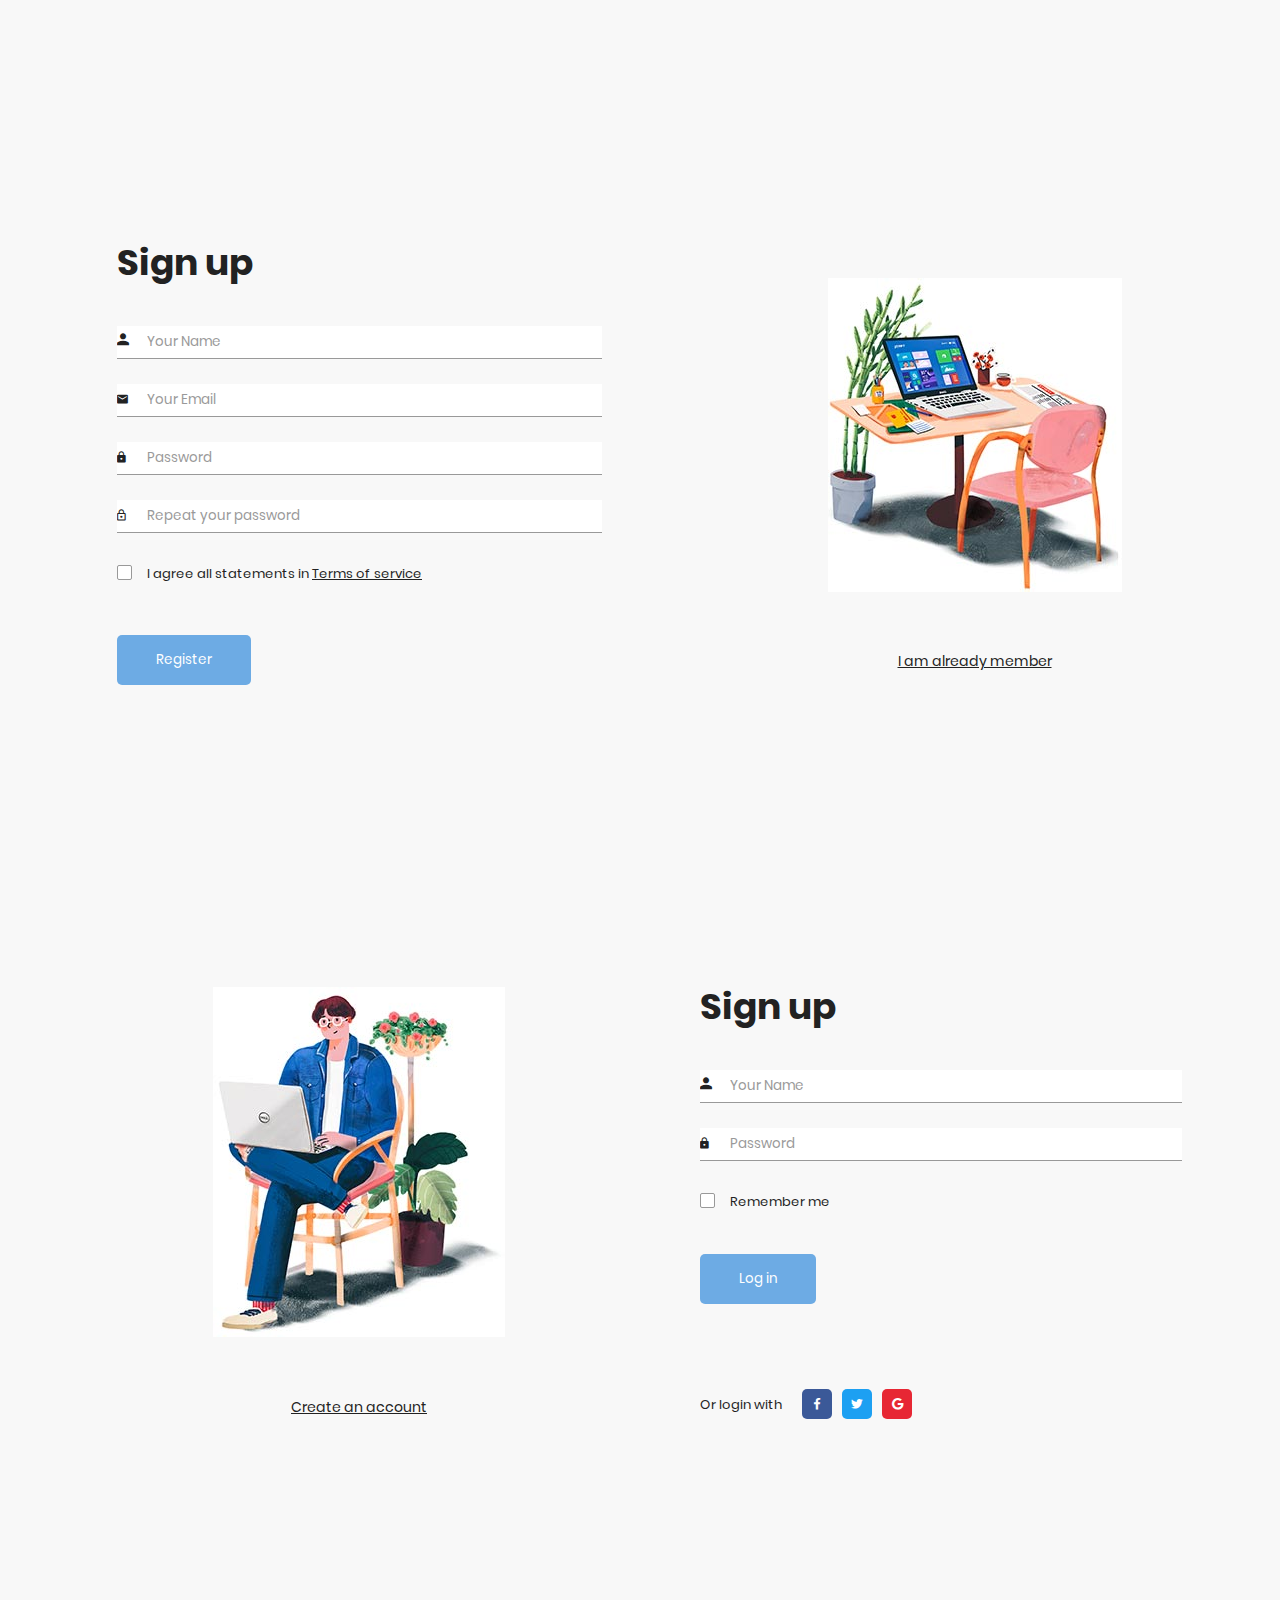
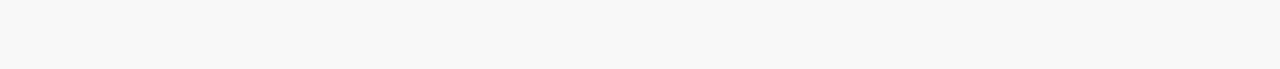
<file: website/templates/index.html>
<!DOCTYPE html>
<html lang="en">

<head>
    <meta charset="UTF-8">
    <meta name="viewport" content="width=device-width, initial-scale=1.0">
    <meta http-equiv="X-UA-Compatible" content="ie=edge">
    <title>Sign Up Form by Colorlib</title>

    <!-- Font Icon -->
    <link rel="stylesheet" href="../fonts/material-icon/css/material-design-iconic-font.min.css">

    <!-- Main css -->
    <link rel="stylesheet" href="../css/style.css">
</head>

<body>

    <div class="main">

        <!-- Sign up form -->
        <section class="signup">
            <div class="container">
                <div class="signup-content">
                    <div class="signup-form">
                        <h2 class="form-title">Sign up</h2>
                        <form method="POST" class="register-form" id="register-form">
                            <div class="form-group">
                                <label for="name"><i class="zmdi zmdi-account material-icons-name"></i></label>
                                <input type="text" name="name" id="name" placeholder="Your Name" />
                            </div>
                            <div class="form-group">
                                <label for="email"><i class="zmdi zmdi-email"></i></label>
                                <input type="email" name="email" id="email" placeholder="Your Email" />
                            </div>
                            <div class="form-group">
                                <label for="pass"><i class="zmdi zmdi-lock"></i></label>
                                <input type="password" name="pass" id="pass" placeholder="Password" />
                            </div>
                            <div class="form-group">
                                <label for="re-pass"><i class="zmdi zmdi-lock-outline"></i></label>
                                <input type="password" name="re_pass" id="re_pass" placeholder="Repeat your password" />
                            </div>
                            <div class="form-group">
                                <input type="checkbox" name="agree-term" id="agree-term" class="agree-term" />
                                <label for="agree-term" class="label-agree-term"><span><span></span></span>I agree all
                                    statements in <a href="#" class="term-service">Terms of service</a></label>
                            </div>
                            <div class="form-group form-button">
                                <input type="submit" name="signup" id="signup" class="form-submit" value="Register" />
                            </div>
                        </form>
                    </div>
                    <div class="signup-image">
                        <figure><img src="../images/signup-image.jpg" alt="sing up image"></figure>
                        <a href="#" class="signup-image-link">I am already member</a>
                    </div>
                </div>
            </div>
        </section>

        <!-- Sing in  Form -->
        <section class="sign-in">
            <div class="container">
                <div class="signin-content">
                    <div class="signin-image">
                        <figure><img src="../images/signin-image.jpg" alt="sing up image"></figure>
                        <a href="#" class="signup-image-link">Create an account</a>
                    </div>

                    <div class="signin-form">
                        <h2 class="form-title">Sign up</h2>
                        <form method="POST" class="register-form" id="login-form">
                            <div class="form-group">
                                <label for="your_name"><i class="zmdi zmdi-account material-icons-name"></i></label>
                                <input type="text" name="your_name" id="your_name" placeholder="Your Name" />
                            </div>
                            <div class="form-group">
                                <label for="your_pass"><i class="zmdi zmdi-lock"></i></label>
                                <input type="password" name="your_pass" id="your_pass" placeholder="Password" />
                            </div>
                            <div class="form-group">
                                <input type="checkbox" name="remember-me" id="remember-me" class="agree-term" />
                                <label for="remember-me" class="label-agree-term"><span><span></span></span>Remember
                                    me</label>
                            </div>
                            <div class="form-group form-button">
                                <input type="submit" name="signin" id="signin" class="form-submit" value="Log in" />
                            </div>
                        </form>
                        <div class="social-login">
                            <span class="social-label">Or login with</span>
                            <ul class="socials">
                                <li><a href="#"><i class="display-flex-center zmdi zmdi-facebook"></i></a></li>
                                <li><a href="#"><i class="display-flex-center zmdi zmdi-twitter"></i></a></li>
                                <li><a href="#"><i class="display-flex-center zmdi zmdi-google"></i></a></li>
                            </ul>
                        </div>
                    </div>
                </div>
            </div>
        </section>

    </div>

    <!-- JS -->
    <script src="../vendor/jquery/jquery.min.js"></script>
    <script src="../js/main.js"></script>
</body><!-- This templates was made by Colorlib (https://colorlib.com) -->

</html>
</file>
<file: website/css/style.css>
/* @extend display-flex; */
display-flex,
.display-flex,
.display-flex-center,
.signup-content,
.signin-content,
.social-login,
.socials {
  display: flex;
  display: -webkit-flex;
}

#pie {
  height: 440px;
}

/* @extend list-type-ulli; */
list-type-ulli,
.socials {
  list-style-type: none;
  margin: 0;
  padding: 0;
}

/* poppins-300 - latin */
@font-face {
  font-family: 'Poppins';
  font-style: normal;
  font-weight: 300;
  src: url("../fonts/poppins/poppins-v5-latin-300.eot");
  /* IE9 Compat Modes */
  src: local("Poppins Light"), local("Poppins-Light"), url("../fonts/poppins/poppins-v5-latin-300.eot?#iefix") format("embedded-opentype"), url("../fonts/poppins/poppins-v5-latin-300.woff2") format("woff2"), url("../fonts/poppins/poppins-v5-latin-300.woff") format("woff"), url("../fonts/poppins/poppins-v5-latin-300.ttf") format("truetype"), url("../fonts/poppins/poppins-v5-latin-300.svg#Poppins") format("svg");
  /* Legacy iOS */
}

/* poppins-300italic - latin */
@font-face {
  font-family: 'Poppins';
  font-style: italic;
  font-weight: 300;
  src: url("../fonts/poppins/poppins-v5-latin-300italic.eot");
  /* IE9 Compat Modes */
  src: local("Poppins Light Italic"), local("Poppins-LightItalic"), url("../fonts/poppins/poppins-v5-latin-300italic.eot?#iefix") format("embedded-opentype"), url("../fonts/poppins/poppins-v5-latin-300italic.woff2") format("woff2"), url("../fonts/poppins/poppins-v5-latin-300italic.woff") format("woff"), url("../fonts/poppins/poppins-v5-latin-300italic.ttf") format("truetype"), url("../fonts/poppins/poppins-v5-latin-300italic.svg#Poppins") format("svg");
  /* Legacy iOS */
}

/* poppins-regular - latin */
@font-face {
  font-family: 'Poppins';
  font-style: normal;
  font-weight: 400;
  src: url("../fonts/poppins/poppins-v5-latin-regular.eot");
  /* IE9 Compat Modes */
  src: local("Poppins Regular"), local("Poppins-Regular"), url("../fonts/poppins/poppins-v5-latin-regular.eot?#iefix") format("embedded-opentype"), url("../fonts/poppins/poppins-v5-latin-regular.woff2") format("woff2"), url("../fonts/poppins/poppins-v5-latin-regular.woff") format("woff"), url("../fonts/poppins/poppins-v5-latin-regular.ttf") format("truetype"), url("../fonts/poppins/poppins-v5-latin-regular.svg#Poppins") format("svg");
  /* Legacy iOS */
}

/* poppins-italic - latin */
@font-face {
  font-family: 'Poppins';
  font-style: italic;
  font-weight: 400;
  src: url("../fonts/poppins/poppins-v5-latin-italic.eot");
  /* IE9 Compat Modes */
  src: local("Poppins Italic"), local("Poppins-Italic"), url("../fonts/poppins/poppins-v5-latin-italic.eot?#iefix") format("embedded-opentype"), url("../fonts/poppins/poppins-v5-latin-italic.woff2") format("woff2"), url("../fonts/poppins/poppins-v5-latin-italic.woff") format("woff"), url("../fonts/poppins/poppins-v5-latin-italic.ttf") format("truetype"), url("../fonts/poppins/poppins-v5-latin-italic.svg#Poppins") format("svg");
  /* Legacy iOS */
}

/* poppins-500 - latin */
@font-face {
  font-family: 'Poppins';
  font-style: normal;
  font-weight: 500;
  src: url("../fonts/poppins/poppins-v5-latin-500.eot");
  /* IE9 Compat Modes */
  src: local("Poppins Medium"), local("Poppins-Medium"), url("../fonts/poppins/poppins-v5-latin-500.eot?#iefix") format("embedded-opentype"), url("../fonts/poppins/poppins-v5-latin-500.woff2") format("woff2"), url("../fonts/poppins/poppins-v5-latin-500.woff") format("woff"), url("../fonts/poppins/poppins-v5-latin-500.ttf") format("truetype"), url("../fonts/poppins/poppins-v5-latin-500.svg#Poppins") format("svg");
  /* Legacy iOS */
}

/* poppins-500italic - latin */
@font-face {
  font-family: 'Poppins';
  font-style: italic;
  font-weight: 500;
  src: url("../fonts/poppins/poppins-v5-latin-500italic.eot");
  /* IE9 Compat Modes */
  src: local("Poppins Medium Italic"), local("Poppins-MediumItalic"), url("../fonts/poppins/poppins-v5-latin-500italic.eot?#iefix") format("embedded-opentype"), url("../fonts/poppins/poppins-v5-latin-500italic.woff2") format("woff2"), url("../fonts/poppins/poppins-v5-latin-500italic.woff") format("woff"), url("../fonts/poppins/poppins-v5-latin-500italic.ttf") format("truetype"), url("../fonts/poppins/poppins-v5-latin-500italic.svg#Poppins") format("svg");
  /* Legacy iOS */
}

/* poppins-600 - latin */
@font-face {
  font-family: 'Poppins';
  font-style: normal;
  font-weight: 600;
  src: url("../fonts/poppins/poppins-v5-latin-600.eot");
  /* IE9 Compat Modes */
  src: local("Poppins SemiBold"), local("Poppins-SemiBold"), url("../fonts/poppins/poppins-v5-latin-600.eot?#iefix") format("embedded-opentype"), url("../fonts/poppins/poppins-v5-latin-600.woff2") format("woff2"), url("../fonts/poppins/poppins-v5-latin-600.woff") format("woff"), url("../fonts/poppins/poppins-v5-latin-600.ttf") format("truetype"), url("../fonts/poppins/poppins-v5-latin-600.svg#Poppins") format("svg");
  /* Legacy iOS */
}

/* poppins-700 - latin */
@font-face {
  font-family: 'Poppins';
  font-style: normal;
  font-weight: 700;
  src: url("../fonts/poppins/poppins-v5-latin-700.eot");
  /* IE9 Compat Modes */
  src: local("Poppins Bold"), local("Poppins-Bold"), url("../fonts/poppins/poppins-v5-latin-700.eot?#iefix") format("embedded-opentype"), url("../fonts/poppins/poppins-v5-latin-700.woff2") format("woff2"), url("../fonts/poppins/poppins-v5-latin-700.woff") format("woff"), url("../fonts/poppins/poppins-v5-latin-700.ttf") format("truetype"), url("../fonts/poppins/poppins-v5-latin-700.svg#Poppins") format("svg");
  /* Legacy iOS */
}

/* poppins-700italic - latin */
@font-face {
  font-family: 'Poppins';
  font-style: italic;
  font-weight: 700;
  src: url("../fonts/poppins/poppins-v5-latin-700italic.eot");
  /* IE9 Compat Modes */
  src: local("Poppins Bold Italic"), local("Poppins-BoldItalic"), url("../fonts/poppins/poppins-v5-latin-700italic.eot?#iefix") format("embedded-opentype"), url("../fonts/poppins/poppins-v5-latin-700italic.woff2") format("woff2"), url("../fonts/poppins/poppins-v5-latin-700italic.woff") format("woff"), url("../fonts/poppins/poppins-v5-latin-700italic.ttf") format("truetype"), url("../fonts/poppins/poppins-v5-latin-700italic.svg#Poppins") format("svg");
  /* Legacy iOS */
}

/* poppins-800 - latin */
@font-face {
  font-family: 'Poppins';
  font-style: normal;
  font-weight: 800;
  src: url("../fonts/poppins/poppins-v5-latin-800.eot");
  /* IE9 Compat Modes */
  src: local("Poppins ExtraBold"), local("Poppins-ExtraBold"), url("../fonts/poppins/poppins-v5-latin-800.eot?#iefix") format("embedded-opentype"), url("../fonts/poppins/poppins-v5-latin-800.woff2") format("woff2"), url("../fonts/poppins/poppins-v5-latin-800.woff") format("woff"), url("../fonts/poppins/poppins-v5-latin-800.ttf") format("truetype"), url("../fonts/poppins/poppins-v5-latin-800.svg#Poppins") format("svg");
  /* Legacy iOS */
}

/* poppins-800italic - latin */
@font-face {
  font-family: 'Poppins';
  font-style: italic;
  font-weight: 800;
  src: url("../fonts/poppins/poppins-v5-latin-800italic.eot");
  /* IE9 Compat Modes */
  src: local("Poppins ExtraBold Italic"), local("Poppins-ExtraBoldItalic"), url("../fonts/poppins/poppins-v5-latin-800italic.eot?#iefix") format("embedded-opentype"), url("../fonts/poppins/poppins-v5-latin-800italic.woff2") format("woff2"), url("../fonts/poppins/poppins-v5-latin-800italic.woff") format("woff"), url("../fonts/poppins/poppins-v5-latin-800italic.ttf") format("truetype"), url("../fonts/poppins/poppins-v5-latin-800italic.svg#Poppins") format("svg");
  /* Legacy iOS */
}

/* poppins-900 - latin */
@font-face {
  font-family: 'Poppins';
  font-style: normal;
  font-weight: 900;
  src: url("../fonts/poppins/poppins-v5-latin-900.eot");
  /* IE9 Compat Modes */
  src: local("Poppins Black"), local("Poppins-Black"), url("../fonts/poppins/poppins-v5-latin-900.eot?#iefix") format("embedded-opentype"), url("../fonts/poppins/poppins-v5-latin-900.woff2") format("woff2"), url("../fonts/poppins/poppins-v5-latin-900.woff") format("woff"), url("../fonts/poppins/poppins-v5-latin-900.ttf") format("truetype"), url("../fonts/poppins/poppins-v5-latin-900.svg#Poppins") format("svg");
  /* Legacy iOS */
}

a:focus,
a:active {
  text-decoration: none;
  outline: none;
  transition: all 300ms ease 0s;
  -moz-transition: all 300ms ease 0s;
  -webkit-transition: all 300ms ease 0s;
  -o-transition: all 300ms ease 0s;
  -ms-transition: all 300ms ease 0s;
}

input,
select,
textarea {
  outline: none;
  appearance: unset !important;
  -moz-appearance: unset !important;
  -webkit-appearance: unset !important;
  -o-appearance: unset !important;
  -ms-appearance: unset !important;
}

input::-webkit-outer-spin-button,
input::-webkit-inner-spin-button {
  appearance: none !important;
  -moz-appearance: none !important;
  -webkit-appearance: none !important;
  -o-appearance: none !important;
  -ms-appearance: none !important;
  margin: 0;
}

input:focus,
select:focus,
textarea:focus {
  outline: none;
  box-shadow: none !important;
  -moz-box-shadow: none !important;
  -webkit-box-shadow: none !important;
  -o-box-shadow: none !important;
  -ms-box-shadow: none !important;
}

input[type=checkbox] {
  appearance: checkbox !important;
  -moz-appearance: checkbox !important;
  -webkit-appearance: checkbox !important;
  -o-appearance: checkbox !important;
  -ms-appearance: checkbox !important;
}

input[type=radio] {
  appearance: radio !important;
  -moz-appearance: radio !important;
  -webkit-appearance: radio !important;
  -o-appearance: radio !important;
  -ms-appearance: radio !important;
}

img {
  max-width: 100%;
  height: auto;
}

figure {
  margin: 0;
}

p {
  margin-bottom: 0px;
  font-size: 15px;
  color: #777;
}

h2 {
  line-height: 1.66;
  margin: 0;
  padding: 0;
  font-weight: bold;
  color: #222;
  font-family: Poppins;
  font-size: 36px;
}

.main {
  background: #f8f8f8;
  padding: 150px 0;
}

.clear {
  clear: both;
}

body {
  font-size: 13px;
  line-height: 1.8;
  color: #222;
  background: #f8f8f8;
  font-weight: 400;
  font-family: Poppins;
}

.container1 {
  width: 900px;
  background: #fff;
  margin: 0 auto;
  box-shadow: 0px 15px 16.83px 0.17px rgba(0, 0, 0, 0.05);
  -moz-box-shadow: 0px 15px 16.83px 0.17px rgba(0, 0, 0, 0.05);
  -webkit-box-shadow: 0px 15px 16.83px 0.17px rgba(0, 0, 0, 0.05);
  -o-box-shadow: 0px 15px 16.83px 0.17px rgba(0, 0, 0, 0.05);
  -ms-box-shadow: 0px 15px 16.83px 0.17px rgba(0, 0, 0, 0.05);
  border-radius: 20px;
  -moz-border-radius: 20px;
  -webkit-border-radius: 20px;
  -o-border-radius: 20px;
  -ms-border-radius: 20px;
}

.display-flex {
  justify-content: space-between;
  -moz-justify-content: space-between;
  -webkit-justify-content: space-between;
  -o-justify-content: space-between;
  -ms-justify-content: space-between;
  align-items: center;
  -moz-align-items: center;
  -webkit-align-items: center;
  -o-align-items: center;
  -ms-align-items: center;
}

.display-flex-center {
  justify-content: center;
  -moz-justify-content: center;
  -webkit-justify-content: center;
  -o-justify-content: center;
  -ms-justify-content: center;
  align-items: center;
  -moz-align-items: center;
  -webkit-align-items: center;
  -o-align-items: center;
  -ms-align-items: center;
}

.position-center {
  position: absolute;
  top: 50%;
  left: 50%;
  transform: translate(-50%, -50%);
  -moz-transform: translate(-50%, -50%);
  -webkit-transform: translate(-50%, -50%);
  -o-transform: translate(-50%, -50%);
  -ms-transform: translate(-50%, -50%);
}

.signup {
  margin-bottom: 150px;
}

.signup-content {
  padding: 75px 0;
}

.signup-form,
.signup-image,
.signin-form,
.signin-image {
  width: 50%;
  overflow: hidden;
}

.signup-image {
  margin: 0 55px;
}

.form-title {
  margin-bottom: 33px;
}

.signup-image {
  margin-top: 45px;
}

figure {
  margin-bottom: 50px;
  text-align: center;
}

.form-submit {
  display: inline-block;
  background: #6dabe4;
  color: #fff;
  border-bottom: none;
  width: auto;
  padding: 15px 39px;
  border-radius: 5px;
  -moz-border-radius: 5px;
  -webkit-border-radius: 5px;
  -o-border-radius: 5px;
  -ms-border-radius: 5px;
  margin-top: 25px;
  cursor: pointer;
}

.form-submit:hover {
  background: #4292dc;
}

#signin {
  margin-top: 16px;
}

.signup-image-link {
  font-size: 14px;
  color: #222;
  display: block;
  text-align: center;
}

.term-service {
  font-size: 13px;
  color: #222;
}

.signup-form {
  margin-left: 75px;
  margin-right: 75px;
  padding-left: 34px;
}

.register-form {
  width: 100%;
}

.form-group {
  position: relative;
  margin-bottom: 25px;
  overflow: hidden;
}

.form-group:last-child {
  margin-bottom: 0px;
}

input {
  width: 100%;
  display: block;
  border: none;
  border-bottom: 1px solid #999;
  padding: 6px 30px;
  font-family: Poppins;
  box-sizing: border-box;
}

input::-webkit-input-placeholder {
  color: #999;
}

input::-moz-placeholder {
  color: #999;
}

input:-ms-input-placeholder {
  color: #999;
}

input:-moz-placeholder {
  color: #999;
}

input:focus {
  border-bottom: 1px solid #222;
}

input:focus::-webkit-input-placeholder {
  color: #222;
}

input:focus::-moz-placeholder {
  color: #222;
}

input:focus:-ms-input-placeholder {
  color: #222;
}

input:focus:-moz-placeholder {
  color: #222;
}

input[type=checkbox]:not(old) {
  width: 2em;
  margin: 0;
  padding: 0;
  font-size: 1em;
  display: none;
}

input[type=checkbox]:not(old)+label {
  display: inline-block;
  line-height: 1.5em;
  margin-top: 6px;
}

input[type=checkbox]:not(old)+label>span {
  display: inline-block;
  width: 13px;
  height: 13px;
  margin-right: 15px;
  margin-bottom: 3px;
  border: 1px solid #999;
  border-radius: 2px;
  -moz-border-radius: 2px;
  -webkit-border-radius: 2px;
  -o-border-radius: 2px;
  -ms-border-radius: 2px;
  background: white;
  background-image: -moz-linear-gradient(white, white);
  background-image: -ms-linear-gradient(white, white);
  background-image: -o-linear-gradient(white, white);
  background-image: -webkit-linear-gradient(white, white);
  background-image: linear-gradient(white, white);
  vertical-align: bottom;
}

input[type=checkbox]:not(old):checked+label>span {
  background-image: -moz-linear-gradient(white, white);
  background-image: -ms-linear-gradient(white, white);
  background-image: -o-linear-gradient(white, white);
  background-image: -webkit-linear-gradient(white, white);
  background-image: linear-gradient(white, white);
}

input[type=checkbox]:not(old):checked+label>span:before {
  content: '\f26b';
  display: block;
  color: #222;
  font-size: 11px;
  line-height: 1.2;
  text-align: center;
  font-family: 'Material-Design-Iconic-Font';
  font-weight: bold;
}

.agree-term {
  display: inline-block;
  width: auto;
}

label {
  position: absolute;
  left: 0;
  top: 50%;
  transform: translateY(-50%);
  -moz-transform: translateY(-50%);
  -webkit-transform: translateY(-50%);
  -o-transform: translateY(-50%);
  -ms-transform: translateY(-50%);
  color: #222;
}

.label-has-error {
  top: 22%;
}

label.error {
  position: relative;
  background: url("../images/unchecked.gif") no-repeat;
  background-position-y: 3px;
  padding-left: 20px;
  display: block;
  margin-top: 20px;
}

label.valid {
  display: block;
  position: absolute;
  right: 0;
  left: auto;
  margin-top: -6px;
  width: 20px;
  height: 20px;
  background: transparent;
}

label.valid:after {
  font-family: 'Material-Design-Iconic-Font';
  content: '\f269';
  width: 100%;
  height: 100%;
  position: absolute;
  /* right: 0; */
  font-size: 16px;
  color: green;
}

.label-agree-term {
  position: relative;
  top: 0%;
  transform: translateY(0);
  -moz-transform: translateY(0);
  -webkit-transform: translateY(0);
  -o-transform: translateY(0);
  -ms-transform: translateY(0);
}

.material-icons-name {
  font-size: 18px;
}

.signin-content {
  padding-top: 67px;
  padding-bottom: 87px;
}

.social-login {
  align-items: center;
  -moz-align-items: center;
  -webkit-align-items: center;
  -o-align-items: center;
  -ms-align-items: center;
  margin-top: 80px;
}

.social-label {
  display: inline-block;
  margin-right: 15px;
}

.socials li {
  padding: 5px;
}

.socials li:last-child {
  margin-right: 0px;
}

.socials li a {
  text-decoration: none;
}

.socials li a i {
  width: 30px;
  height: 30px;
  color: #fff;
  font-size: 14px;
  border-radius: 5px;
  -moz-border-radius: 5px;
  -webkit-border-radius: 5px;
  -o-border-radius: 5px;
  -ms-border-radius: 5px;
  transform: translateZ(0);
  -moz-transform: translateZ(0);
  -webkit-transform: translateZ(0);
  -o-transform: translateZ(0);
  -ms-transform: translateZ(0);
  -webkit-transition-duration: 0.3s;
  transition-duration: 0.3s;
  -webkit-transition-property: transform;
  transition-property: transform;
  -webkit-transition-timing-function: ease-out;
  transition-timing-function: ease-out;
}

.socials li:hover a i {
  -webkit-transform: scale(1.3) translateZ(0);
  transform: scale(1.3) translateZ(0);
}

.zmdi-facebook {
  background: #3b5998;
}

.zmdi-twitter {
  background: #1da0f2;
}

.zmdi-google {
  background: #e72734;
}

.signin-form {
  margin-right: 90px;
  margin-left: 80px;
}

.signin-image {
  margin-left: 110px;
  margin-right: 20px;
  margin-top: 10px;
}

@media screen and (max-width: 1200px) {
  .container1 {
    width: calc(100% - 30px);
    max-width: 100%;
  }
}

@media screen and (min-width: 1024px) {
  .container1 {
    max-width: 1200px;
  }
}

@media screen and (max-width: 768px) {

  .signup-content,
  .signin-content {
    flex-direction: column;
    -moz-flex-direction: column;
    -webkit-flex-direction: column;
    -o-flex-direction: column;
    -ms-flex-direction: column;
    justify-content: center;
    -moz-justify-content: center;
    -webkit-justify-content: center;
    -o-justify-content: center;
    -ms-justify-content: center;
  }

  .signup-form {
    margin-left: 0px;
    margin-right: 0px;
    padding-left: 0px;
    /* box-sizing: border-box; */
    padding: 0 30px;
  }

  .signin-image {
    margin-left: 0px;
    margin-right: 0px;
    margin-top: 50px;
    order: 2;
    -moz-order: 2;
    -webkit-order: 2;
    -o-order: 2;
    -ms-order: 2;
  }

  .signup-form,
  .signup-image,
  .signin-form,
  .signin-image {
    width: auto;
  }

  .social-login {
    justify-content: center;
    -moz-justify-content: center;
    -webkit-justify-content: center;
    -o-justify-content: center;
    -ms-justify-content: center;
  }

  .form-button {
    text-align: center;
  }

  .signin-form {
    order: 1;
    -moz-order: 1;
    -webkit-order: 1;
    -o-order: 1;
    -ms-order: 1;
    margin-right: 0px;
    margin-left: 0px;
    padding: 0 30px;
  }

  .form-title {
    text-align: center;
  }
}

@media screen and (max-width: 400px) {
  .social-login {
    flex-direction: column;
    -moz-flex-direction: column;
    -webkit-flex-direction: column;
    -o-flex-direction: column;
    -ms-flex-direction: column;
  }

  .social-label {
    margin-right: 0px;
    margin-bottom: 10px;
  }
}

/*# sourceMappingURL=style.css.map */
</file>
<file: website/fonts/material-icon/css/material-design-iconic-font.min.css>
@font-face {
    font-family: Material-Design-Iconic-Font;
    src: url(../fonts/Material-Design-Iconic-Font.woff2?v=2.2.0) format('woff2'), url(../fonts/Material-Design-Iconic-Font.woff?v=2.2.0) format('woff'), url(../fonts/Material-Design-Iconic-Font.ttf?v=2.2.0) format('truetype')
}

.zmdi {
    display: inline-block;
    font: normal normal normal 14px/1 'Material-Design-Iconic-Font';
    font-size: inherit;
    text-rendering: auto;
    -webkit-font-smoothing: antialiased;
    -moz-osx-font-smoothing: grayscale
}

.zmdi-hc-lg {
    font-size: 1.33333333em;
    line-height: .75em;
    vertical-align: -15%
}

.zmdi-hc-2x {
    font-size: 2em
}

.zmdi-hc-3x {
    font-size: 3em
}

.zmdi-hc-4x {
    font-size: 4em
}

.zmdi-hc-5x {
    font-size: 5em
}

.zmdi-hc-fw {
    width: 1.28571429em;
    text-align: center
}

.zmdi-hc-ul {
    padding-left: 0;
    margin-left: 2.14285714em;
    list-style-type: none
}

.zmdi-hc-ul>li {
    position: relative
}

.zmdi-hc-li {
    position: absolute;
    left: -2.14285714em;
    width: 2.14285714em;
    top: .14285714em;
    text-align: center
}

.zmdi-hc-li.zmdi-hc-lg {
    left: -1.85714286em
}

.zmdi-hc-border {
    padding: .1em .25em;
    border: solid .1em #9e9e9e;
    border-radius: 2px
}

.zmdi-hc-border-circle {
    padding: .1em .25em;
    border: solid .1em #9e9e9e;
    border-radius: 50%
}

.zmdi.pull-left {
    float: left;
    margin-right: .15em
}

.zmdi.pull-right {
    float: right;
    margin-left: .15em
}

.zmdi-hc-spin {
    -webkit-animation: zmdi-spin 1.5s infinite linear;
    animation: zmdi-spin 1.5s infinite linear
}

.zmdi-hc-spin-reverse {
    -webkit-animation: zmdi-spin-reverse 1.5s infinite linear;
    animation: zmdi-spin-reverse 1.5s infinite linear
}

@-webkit-keyframes zmdi-spin {
    0% {
        -webkit-transform: rotate(0deg);
        transform: rotate(0deg)
    }

    100% {
        -webkit-transform: rotate(359deg);
        transform: rotate(359deg)
    }
}

@keyframes zmdi-spin {
    0% {
        -webkit-transform: rotate(0deg);
        transform: rotate(0deg)
    }

    100% {
        -webkit-transform: rotate(359deg);
        transform: rotate(359deg)
    }
}

@-webkit-keyframes zmdi-spin-reverse {
    0% {
        -webkit-transform: rotate(0deg);
        transform: rotate(0deg)
    }

    100% {
        -webkit-transform: rotate(-359deg);
        transform: rotate(-359deg)
    }
}

@keyframes zmdi-spin-reverse {
    0% {
        -webkit-transform: rotate(0deg);
        transform: rotate(0deg)
    }

    100% {
        -webkit-transform: rotate(-359deg);
        transform: rotate(-359deg)
    }
}

.zmdi-hc-rotate-90 {
    -webkit-transform: rotate(90deg);
    -ms-transform: rotate(90deg);
    transform: rotate(90deg)
}

.zmdi-hc-rotate-180 {
    -webkit-transform: rotate(180deg);
    -ms-transform: rotate(180deg);
    transform: rotate(180deg)
}

.zmdi-hc-rotate-270 {
    -webkit-transform: rotate(270deg);
    -ms-transform: rotate(270deg);
    transform: rotate(270deg)
}

.zmdi-hc-flip-horizontal {
    -webkit-transform: scale(-1, 1);
    -ms-transform: scale(-1, 1);
    transform: scale(-1, 1)
}

.zmdi-hc-flip-vertical {
    -webkit-transform: scale(1, -1);
    -ms-transform: scale(1, -1);
    transform: scale(1, -1)
}

.zmdi-hc-stack {
    position: relative;
    display: inline-block;
    width: 2em;
    height: 2em;
    line-height: 2em;
    vertical-align: middle
}

.zmdi-hc-stack-1x,
.zmdi-hc-stack-2x {
    position: absolute;
    left: 0;
    width: 100%;
    text-align: center
}

.zmdi-hc-stack-1x {
    line-height: inherit
}

.zmdi-hc-stack-2x {
    font-size: 2em
}

.zmdi-hc-inverse {
    color: #fff
}

.zmdi-3d-rotation:before {
    content: '\f101'
}

.zmdi-airplane-off:before {
    content: '\f102'
}

.zmdi-airplane:before {
    content: '\f103'
}

.zmdi-album:before {
    content: '\f104'
}

.zmdi-archive:before {
    content: '\f105'
}

.zmdi-assignment-account:before {
    content: '\f106'
}

.zmdi-assignment-alert:before {
    content: '\f107'
}

.zmdi-assignment-check:before {
    content: '\f108'
}

.zmdi-assignment-o:before {
    content: '\f109'
}

.zmdi-assignment-return:before {
    content: '\f10a'
}

.zmdi-assignment-returned:before {
    content: '\f10b'
}

.zmdi-assignment:before {
    content: '\f10c'
}

.zmdi-attachment-alt:before {
    content: '\f10d'
}

.zmdi-attachment:before {
    content: '\f10e'
}

.zmdi-audio:before {
    content: '\f10f'
}

.zmdi-badge-check:before {
    content: '\f110'
}

.zmdi-balance-wallet:before {
    content: '\f111'
}

.zmdi-balance:before {
    content: '\f112'
}

.zmdi-battery-alert:before {
    content: '\f113'
}

.zmdi-battery-flash:before {
    content: '\f114'
}

.zmdi-battery-unknown:before {
    content: '\f115'
}

.zmdi-battery:before {
    content: '\f116'
}

.zmdi-bike:before {
    content: '\f117'
}

.zmdi-block-alt:before {
    content: '\f118'
}

.zmdi-block:before {
    content: '\f119'
}

.zmdi-boat:before {
    content: '\f11a'
}

.zmdi-book-image:before {
    content: '\f11b'
}

.zmdi-book:before {
    content: '\f11c'
}

.zmdi-bookmark-outline:before {
    content: '\f11d'
}

.zmdi-bookmark:before {
    content: '\f11e'
}

.zmdi-brush:before {
    content: '\f11f'
}

.zmdi-bug:before {
    content: '\f120'
}

.zmdi-bus:before {
    content: '\f121'
}

.zmdi-cake:before {
    content: '\f122'
}

.zmdi-car-taxi:before {
    content: '\f123'
}

.zmdi-car-wash:before {
    content: '\f124'
}

.zmdi-car:before {
    content: '\f125'
}

.zmdi-card-giftcard:before {
    content: '\f126'
}

.zmdi-card-membership:before {
    content: '\f127'
}

.zmdi-card-travel:before {
    content: '\f128'
}

.zmdi-card:before {
    content: '\f129'
}

.zmdi-case-check:before {
    content: '\f12a'
}

.zmdi-case-download:before {
    content: '\f12b'
}

.zmdi-case-play:before {
    content: '\f12c'
}

.zmdi-case:before {
    content: '\f12d'
}

.zmdi-cast-connected:before {
    content: '\f12e'
}

.zmdi-cast:before {
    content: '\f12f'
}

.zmdi-chart-donut:before {
    content: '\f130'
}

.zmdi-chart:before {
    content: '\f131'
}

.zmdi-city-alt:before {
    content: '\f132'
}

.zmdi-city:before {
    content: '\f133'
}

.zmdi-close-circle-o:before {
    content: '\f134'
}

.zmdi-close-circle:before {
    content: '\f135'
}

.zmdi-close:before {
    content: '\f136'
}

.zmdi-cocktail:before {
    content: '\f137'
}

.zmdi-code-setting:before {
    content: '\f138'
}

.zmdi-code-smartphone:before {
    content: '\f139'
}

.zmdi-code:before {
    content: '\f13a'
}

.zmdi-coffee:before {
    content: '\f13b'
}

.zmdi-collection-bookmark:before {
    content: '\f13c'
}

.zmdi-collection-case-play:before {
    content: '\f13d'
}

.zmdi-collection-folder-image:before {
    content: '\f13e'
}

.zmdi-collection-image-o:before {
    content: '\f13f'
}

.zmdi-collection-image:before {
    content: '\f140'
}

.zmdi-collection-item-1:before {
    content: '\f141'
}

.zmdi-collection-item-2:before {
    content: '\f142'
}

.zmdi-collection-item-3:before {
    content: '\f143'
}

.zmdi-collection-item-4:before {
    content: '\f144'
}

.zmdi-collection-item-5:before {
    content: '\f145'
}

.zmdi-collection-item-6:before {
    content: '\f146'
}

.zmdi-collection-item-7:before {
    content: '\f147'
}

.zmdi-collection-item-8:before {
    content: '\f148'
}

.zmdi-collection-item-9-plus:before {
    content: '\f149'
}

.zmdi-collection-item-9:before {
    content: '\f14a'
}

.zmdi-collection-item:before {
    content: '\f14b'
}

.zmdi-collection-music:before {
    content: '\f14c'
}

.zmdi-collection-pdf:before {
    content: '\f14d'
}

.zmdi-collection-plus:before {
    content: '\f14e'
}

.zmdi-collection-speaker:before {
    content: '\f14f'
}

.zmdi-collection-text:before {
    content: '\f150'
}

.zmdi-collection-video:before {
    content: '\f151'
}

.zmdi-compass:before {
    content: '\f152'
}

.zmdi-cutlery:before {
    content: '\f153'
}

.zmdi-delete:before {
    content: '\f154'
}

.zmdi-dialpad:before {
    content: '\f155'
}

.zmdi-dns:before {
    content: '\f156'
}

.zmdi-drink:before {
    content: '\f157'
}

.zmdi-edit:before {
    content: '\f158'
}

.zmdi-email-open:before {
    content: '\f159'
}

.zmdi-email:before {
    content: '\f15a'
}

.zmdi-eye-off:before {
    content: '\f15b'
}

.zmdi-eye:before {
    content: '\f15c'
}

.zmdi-eyedropper:before {
    content: '\f15d'
}

.zmdi-favorite-outline:before {
    content: '\f15e'
}

.zmdi-favorite:before {
    content: '\f15f'
}

.zmdi-filter-list:before {
    content: '\f160'
}

.zmdi-fire:before {
    content: '\f161'
}

.zmdi-flag:before {
    content: '\f162'
}

.zmdi-flare:before {
    content: '\f163'
}

.zmdi-flash-auto:before {
    content: '\f164'
}

.zmdi-flash-off:before {
    content: '\f165'
}

.zmdi-flash:before {
    content: '\f166'
}

.zmdi-flip:before {
    content: '\f167'
}

.zmdi-flower-alt:before {
    content: '\f168'
}

.zmdi-flower:before {
    content: '\f169'
}

.zmdi-font:before {
    content: '\f16a'
}

.zmdi-fullscreen-alt:before {
    content: '\f16b'
}

.zmdi-fullscreen-exit:before {
    content: '\f16c'
}

.zmdi-fullscreen:before {
    content: '\f16d'
}

.zmdi-functions:before {
    content: '\f16e'
}

.zmdi-gas-station:before {
    content: '\f16f'
}

.zmdi-gesture:before {
    content: '\f170'
}

.zmdi-globe-alt:before {
    content: '\f171'
}

.zmdi-globe-lock:before {
    content: '\f172'
}

.zmdi-globe:before {
    content: '\f173'
}

.zmdi-graduation-cap:before {
    content: '\f174'
}

.zmdi-home:before {
    content: '\f175'
}

.zmdi-hospital-alt:before {
    content: '\f176'
}

.zmdi-hospital:before {
    content: '\f177'
}

.zmdi-hotel:before {
    content: '\f178'
}

.zmdi-hourglass-alt:before {
    content: '\f179'
}

.zmdi-hourglass-outline:before {
    content: '\f17a'
}

.zmdi-hourglass:before {
    content: '\f17b'
}

.zmdi-http:before {
    content: '\f17c'
}

.zmdi-image-alt:before {
    content: '\f17d'
}

.zmdi-image-o:before {
    content: '\f17e'
}

.zmdi-image:before {
    content: '\f17f'
}

.zmdi-inbox:before {
    content: '\f180'
}

.zmdi-invert-colors-off:before {
    content: '\f181'
}

.zmdi-invert-colors:before {
    content: '\f182'
}

.zmdi-key:before {
    content: '\f183'
}

.zmdi-label-alt-outline:before {
    content: '\f184'
}

.zmdi-label-alt:before {
    content: '\f185'
}

.zmdi-label-heart:before {
    content: '\f186'
}

.zmdi-label:before {
    content: '\f187'
}

.zmdi-labels:before {
    content: '\f188'
}

.zmdi-lamp:before {
    content: '\f189'
}

.zmdi-landscape:before {
    content: '\f18a'
}

.zmdi-layers-off:before {
    content: '\f18b'
}

.zmdi-layers:before {
    content: '\f18c'
}

.zmdi-library:before {
    content: '\f18d'
}

.zmdi-link:before {
    content: '\f18e'
}

.zmdi-lock-open:before {
    content: '\f18f'
}

.zmdi-lock-outline:before {
    content: '\f190'
}

.zmdi-lock:before {
    content: '\f191'
}

.zmdi-mail-reply-all:before {
    content: '\f192'
}

.zmdi-mail-reply:before {
    content: '\f193'
}

.zmdi-mail-send:before {
    content: '\f194'
}

.zmdi-mall:before {
    content: '\f195'
}

.zmdi-map:before {
    content: '\f196'
}

.zmdi-menu:before {
    content: '\f197'
}

.zmdi-money-box:before {
    content: '\f198'
}

.zmdi-money-off:before {
    content: '\f199'
}

.zmdi-money:before {
    content: '\f19a'
}

.zmdi-more-vert:before {
    content: '\f19b'
}

.zmdi-more:before {
    content: '\f19c'
}

.zmdi-movie-alt:before {
    content: '\f19d'
}

.zmdi-movie:before {
    content: '\f19e'
}

.zmdi-nature-people:before {
    content: '\f19f'
}

.zmdi-nature:before {
    content: '\f1a0'
}

.zmdi-navigation:before {
    content: '\f1a1'
}

.zmdi-open-in-browser:before {
    content: '\f1a2'
}

.zmdi-open-in-new:before {
    content: '\f1a3'
}

.zmdi-palette:before {
    content: '\f1a4'
}

.zmdi-parking:before {
    content: '\f1a5'
}

.zmdi-pin-account:before {
    content: '\f1a6'
}

.zmdi-pin-assistant:before {
    content: '\f1a7'
}

.zmdi-pin-drop:before {
    content: '\f1a8'
}

.zmdi-pin-help:before {
    content: '\f1a9'
}

.zmdi-pin-off:before {
    content: '\f1aa'
}

.zmdi-pin:before {
    content: '\f1ab'
}

.zmdi-pizza:before {
    content: '\f1ac'
}

.zmdi-plaster:before {
    content: '\f1ad'
}

.zmdi-power-setting:before {
    content: '\f1ae'
}

.zmdi-power:before {
    content: '\f1af'
}

.zmdi-print:before {
    content: '\f1b0'
}

.zmdi-puzzle-piece:before {
    content: '\f1b1'
}

.zmdi-quote:before {
    content: '\f1b2'
}

.zmdi-railway:before {
    content: '\f1b3'
}

.zmdi-receipt:before {
    content: '\f1b4'
}

.zmdi-refresh-alt:before {
    content: '\f1b5'
}

.zmdi-refresh-sync-alert:before {
    content: '\f1b6'
}

.zmdi-refresh-sync-off:before {
    content: '\f1b7'
}

.zmdi-refresh-sync:before {
    content: '\f1b8'
}

.zmdi-refresh:before {
    content: '\f1b9'
}

.zmdi-roller:before {
    content: '\f1ba'
}

.zmdi-ruler:before {
    content: '\f1bb'
}

.zmdi-scissors:before {
    content: '\f1bc'
}

.zmdi-screen-rotation-lock:before {
    content: '\f1bd'
}

.zmdi-screen-rotation:before {
    content: '\f1be'
}

.zmdi-search-for:before {
    content: '\f1bf'
}

.zmdi-search-in-file:before {
    content: '\f1c0'
}

.zmdi-search-in-page:before {
    content: '\f1c1'
}

.zmdi-search-replace:before {
    content: '\f1c2'
}

.zmdi-search:before {
    content: '\f1c3'
}

.zmdi-seat:before {
    content: '\f1c4'
}

.zmdi-settings-square:before {
    content: '\f1c5'
}

.zmdi-settings:before {
    content: '\f1c6'
}

.zmdi-shield-check:before {
    content: '\f1c7'
}

.zmdi-shield-security:before {
    content: '\f1c8'
}

.zmdi-shopping-basket:before {
    content: '\f1c9'
}

.zmdi-shopping-cart-plus:before {
    content: '\f1ca'
}

.zmdi-shopping-cart:before {
    content: '\f1cb'
}

.zmdi-sign-in:before {
    content: '\f1cc'
}

.zmdi-sort-amount-asc:before {
    content: '\f1cd'
}

.zmdi-sort-amount-desc:before {
    content: '\f1ce'
}

.zmdi-sort-asc:before {
    content: '\f1cf'
}

.zmdi-sort-desc:before {
    content: '\f1d0'
}

.zmdi-spellcheck:before {
    content: '\f1d1'
}

.zmdi-storage:before {
    content: '\f1d2'
}

.zmdi-store-24:before {
    content: '\f1d3'
}

.zmdi-store:before {
    content: '\f1d4'
}

.zmdi-subway:before {
    content: '\f1d5'
}

.zmdi-sun:before {
    content: '\f1d6'
}

.zmdi-tab-unselected:before {
    content: '\f1d7'
}

.zmdi-tab:before {
    content: '\f1d8'
}

.zmdi-tag-close:before {
    content: '\f1d9'
}

.zmdi-tag-more:before {
    content: '\f1da'
}

.zmdi-tag:before {
    content: '\f1db'
}

.zmdi-thumb-down:before {
    content: '\f1dc'
}

.zmdi-thumb-up-down:before {
    content: '\f1dd'
}

.zmdi-thumb-up:before {
    content: '\f1de'
}

.zmdi-ticket-star:before {
    content: '\f1df'
}

.zmdi-toll:before {
    content: '\f1e0'
}

.zmdi-toys:before {
    content: '\f1e1'
}

.zmdi-traffic:before {
    content: '\f1e2'
}

.zmdi-translate:before {
    content: '\f1e3'
}

.zmdi-triangle-down:before {
    content: '\f1e4'
}

.zmdi-triangle-up:before {
    content: '\f1e5'
}

.zmdi-truck:before {
    content: '\f1e6'
}

.zmdi-turning-sign:before {
    content: '\f1e7'
}

.zmdi-wallpaper:before {
    content: '\f1e8'
}

.zmdi-washing-machine:before {
    content: '\f1e9'
}

.zmdi-window-maximize:before {
    content: '\f1ea'
}

.zmdi-window-minimize:before {
    content: '\f1eb'
}

.zmdi-window-restore:before {
    content: '\f1ec'
}

.zmdi-wrench:before {
    content: '\f1ed'
}

.zmdi-zoom-in:before {
    content: '\f1ee'
}

.zmdi-zoom-out:before {
    content: '\f1ef'
}

.zmdi-alert-circle-o:before {
    content: '\f1f0'
}

.zmdi-alert-circle:before {
    content: '\f1f1'
}

.zmdi-alert-octagon:before {
    content: '\f1f2'
}

.zmdi-alert-polygon:before {
    content: '\f1f3'
}

.zmdi-alert-triangle:before {
    content: '\f1f4'
}

.zmdi-help-outline:before {
    content: '\f1f5'
}

.zmdi-help:before {
    content: '\f1f6'
}

.zmdi-info-outline:before {
    content: '\f1f7'
}

.zmdi-info:before {
    content: '\f1f8'
}

.zmdi-notifications-active:before {
    content: '\f1f9'
}

.zmdi-notifications-add:before {
    content: '\f1fa'
}

.zmdi-notifications-none:before {
    content: '\f1fb'
}

.zmdi-notifications-off:before {
    content: '\f1fc'
}

.zmdi-notifications-paused:before {
    content: '\f1fd'
}

.zmdi-notifications:before {
    content: '\f1fe'
}

.zmdi-account-add:before {
    content: '\f1ff'
}

.zmdi-account-box-mail:before {
    content: '\f200'
}

.zmdi-account-box-o:before {
    content: '\f201'
}

.zmdi-account-box-phone:before {
    content: '\f202'
}

.zmdi-account-box:before {
    content: '\f203'
}

.zmdi-account-calendar:before {
    content: '\f204'
}

.zmdi-account-circle:before {
    content: '\f205'
}

.zmdi-account-o:before {
    content: '\f206'
}

.zmdi-account:before {
    content: '\f207'
}

.zmdi-accounts-add:before {
    content: '\f208'
}

.zmdi-accounts-alt:before {
    content: '\f209'
}

.zmdi-accounts-list-alt:before {
    content: '\f20a'
}

.zmdi-accounts-list:before {
    content: '\f20b'
}

.zmdi-accounts-outline:before {
    content: '\f20c'
}

.zmdi-accounts:before {
    content: '\f20d'
}

.zmdi-face:before {
    content: '\f20e'
}

.zmdi-female:before {
    content: '\f20f'
}

.zmdi-male-alt:before {
    content: '\f210'
}

.zmdi-male-female:before {
    content: '\f211'
}

.zmdi-male:before {
    content: '\f212'
}

.zmdi-mood-bad:before {
    content: '\f213'
}

.zmdi-mood:before {
    content: '\f214'
}

.zmdi-run:before {
    content: '\f215'
}

.zmdi-walk:before {
    content: '\f216'
}

.zmdi-cloud-box:before {
    content: '\f217'
}

.zmdi-cloud-circle:before {
    content: '\f218'
}

.zmdi-cloud-done:before {
    content: '\f219'
}

.zmdi-cloud-download:before {
    content: '\f21a'
}

.zmdi-cloud-off:before {
    content: '\f21b'
}

.zmdi-cloud-outline-alt:before {
    content: '\f21c'
}

.zmdi-cloud-outline:before {
    content: '\f21d'
}

.zmdi-cloud-upload:before {
    content: '\f21e'
}

.zmdi-cloud:before {
    content: '\f21f'
}

.zmdi-download:before {
    content: '\f220'
}

.zmdi-file-plus:before {
    content: '\f221'
}

.zmdi-file-text:before {
    content: '\f222'
}

.zmdi-file:before {
    content: '\f223'
}

.zmdi-folder-outline:before {
    content: '\f224'
}

.zmdi-folder-person:before {
    content: '\f225'
}

.zmdi-folder-star-alt:before {
    content: '\f226'
}

.zmdi-folder-star:before {
    content: '\f227'
}

.zmdi-folder:before {
    content: '\f228'
}

.zmdi-gif:before {
    content: '\f229'
}

.zmdi-upload:before {
    content: '\f22a'
}

.zmdi-border-all:before {
    content: '\f22b'
}

.zmdi-border-bottom:before {
    content: '\f22c'
}

.zmdi-border-clear:before {
    content: '\f22d'
}

.zmdi-border-color:before {
    content: '\f22e'
}

.zmdi-border-horizontal:before {
    content: '\f22f'
}

.zmdi-border-inner:before {
    content: '\f230'
}

.zmdi-border-left:before {
    content: '\f231'
}

.zmdi-border-outer:before {
    content: '\f232'
}

.zmdi-border-right:before {
    content: '\f233'
}

.zmdi-border-style:before {
    content: '\f234'
}

.zmdi-border-top:before {
    content: '\f235'
}

.zmdi-border-vertical:before {
    content: '\f236'
}

.zmdi-copy:before {
    content: '\f237'
}

.zmdi-crop:before {
    content: '\f238'
}

.zmdi-format-align-center:before {
    content: '\f239'
}

.zmdi-format-align-justify:before {
    content: '\f23a'
}

.zmdi-format-align-left:before {
    content: '\f23b'
}

.zmdi-format-align-right:before {
    content: '\f23c'
}

.zmdi-format-bold:before {
    content: '\f23d'
}

.zmdi-format-clear-all:before {
    content: '\f23e'
}

.zmdi-format-clear:before {
    content: '\f23f'
}

.zmdi-format-color-fill:before {
    content: '\f240'
}

.zmdi-format-color-reset:before {
    content: '\f241'
}

.zmdi-format-color-text:before {
    content: '\f242'
}

.zmdi-format-indent-decrease:before {
    content: '\f243'
}

.zmdi-format-indent-increase:before {
    content: '\f244'
}

.zmdi-format-italic:before {
    content: '\f245'
}

.zmdi-format-line-spacing:before {
    content: '\f246'
}

.zmdi-format-list-bulleted:before {
    content: '\f247'
}

.zmdi-format-list-numbered:before {
    content: '\f248'
}

.zmdi-format-ltr:before {
    content: '\f249'
}

.zmdi-format-rtl:before {
    content: '\f24a'
}

.zmdi-format-size:before {
    content: '\f24b'
}

.zmdi-format-strikethrough-s:before {
    content: '\f24c'
}

.zmdi-format-strikethrough:before {
    content: '\f24d'
}

.zmdi-format-subject:before {
    content: '\f24e'
}

.zmdi-format-underlined:before {
    content: '\f24f'
}

.zmdi-format-valign-bottom:before {
    content: '\f250'
}

.zmdi-format-valign-center:before {
    content: '\f251'
}

.zmdi-format-valign-top:before {
    content: '\f252'
}

.zmdi-redo:before {
    content: '\f253'
}

.zmdi-select-all:before {
    content: '\f254'
}

.zmdi-space-bar:before {
    content: '\f255'
}

.zmdi-text-format:before {
    content: '\f256'
}

.zmdi-transform:before {
    content: '\f257'
}

.zmdi-undo:before {
    content: '\f258'
}

.zmdi-wrap-text:before {
    content: '\f259'
}

.zmdi-comment-alert:before {
    content: '\f25a'
}

.zmdi-comment-alt-text:before {
    content: '\f25b'
}

.zmdi-comment-alt:before {
    content: '\f25c'
}

.zmdi-comment-edit:before {
    content: '\f25d'
}

.zmdi-comment-image:before {
    content: '\f25e'
}

.zmdi-comment-list:before {
    content: '\f25f'
}

.zmdi-comment-more:before {
    content: '\f260'
}

.zmdi-comment-outline:before {
    content: '\f261'
}

.zmdi-comment-text-alt:before {
    content: '\f262'
}

.zmdi-comment-text:before {
    content: '\f263'
}

.zmdi-comment-video:before {
    content: '\f264'
}

.zmdi-comment:before {
    content: '\f265'
}

.zmdi-comments:before {
    content: '\f266'
}

.zmdi-check-all:before {
    content: '\f267'
}

.zmdi-check-circle-u:before {
    content: '\f268'
}

.zmdi-check-circle:before {
    content: '\f269'
}

.zmdi-check-square:before {
    content: '\f26a'
}

.zmdi-check:before {
    content: '\f26b'
}

.zmdi-circle-o:before {
    content: '\f26c'
}

.zmdi-circle:before {
    content: '\f26d'
}

.zmdi-dot-circle-alt:before {
    content: '\f26e'
}

.zmdi-dot-circle:before {
    content: '\f26f'
}

.zmdi-minus-circle-outline:before {
    content: '\f270'
}

.zmdi-minus-circle:before {
    content: '\f271'
}

.zmdi-minus-square:before {
    content: '\f272'
}

.zmdi-minus:before {
    content: '\f273'
}

.zmdi-plus-circle-o-duplicate:before {
    content: '\f274'
}

.zmdi-plus-circle-o:before {
    content: '\f275'
}

.zmdi-plus-circle:before {
    content: '\f276'
}

.zmdi-plus-square:before {
    content: '\f277'
}

.zmdi-plus:before {
    content: '\f278'
}

.zmdi-square-o:before {
    content: '\f279'
}

.zmdi-star-circle:before {
    content: '\f27a'
}

.zmdi-star-half:before {
    content: '\f27b'
}

.zmdi-star-outline:before {
    content: '\f27c'
}

.zmdi-star:before {
    content: '\f27d'
}

.zmdi-bluetooth-connected:before {
    content: '\f27e'
}

.zmdi-bluetooth-off:before {
    content: '\f27f'
}

.zmdi-bluetooth-search:before {
    content: '\f280'
}

.zmdi-bluetooth-setting:before {
    content: '\f281'
}

.zmdi-bluetooth:before {
    content: '\f282'
}

.zmdi-camera-add:before {
    content: '\f283'
}

.zmdi-camera-alt:before {
    content: '\f284'
}

.zmdi-camera-bw:before {
    content: '\f285'
}

.zmdi-camera-front:before {
    content: '\f286'
}

.zmdi-camera-mic:before {
    content: '\f287'
}

.zmdi-camera-party-mode:before {
    content: '\f288'
}

.zmdi-camera-rear:before {
    content: '\f289'
}

.zmdi-camera-roll:before {
    content: '\f28a'
}

.zmdi-camera-switch:before {
    content: '\f28b'
}

.zmdi-camera:before {
    content: '\f28c'
}

.zmdi-card-alert:before {
    content: '\f28d'
}

.zmdi-card-off:before {
    content: '\f28e'
}

.zmdi-card-sd:before {
    content: '\f28f'
}

.zmdi-card-sim:before {
    content: '\f290'
}

.zmdi-desktop-mac:before {
    content: '\f291'
}

.zmdi-desktop-windows:before {
    content: '\f292'
}

.zmdi-device-hub:before {
    content: '\f293'
}

.zmdi-devices-off:before {
    content: '\f294'
}

.zmdi-devices:before {
    content: '\f295'
}

.zmdi-dock:before {
    content: '\f296'
}

.zmdi-floppy:before {
    content: '\f297'
}

.zmdi-gamepad:before {
    content: '\f298'
}

.zmdi-gps-dot:before {
    content: '\f299'
}

.zmdi-gps-off:before {
    content: '\f29a'
}

.zmdi-gps:before {
    content: '\f29b'
}

.zmdi-headset-mic:before {
    content: '\f29c'
}

.zmdi-headset:before {
    content: '\f29d'
}

.zmdi-input-antenna:before {
    content: '\f29e'
}

.zmdi-input-composite:before {
    content: '\f29f'
}

.zmdi-input-hdmi:before {
    content: '\f2a0'
}

.zmdi-input-power:before {
    content: '\f2a1'
}

.zmdi-input-svideo:before {
    content: '\f2a2'
}

.zmdi-keyboard-hide:before {
    content: '\f2a3'
}

.zmdi-keyboard:before {
    content: '\f2a4'
}

.zmdi-laptop-chromebook:before {
    content: '\f2a5'
}

.zmdi-laptop-mac:before {
    content: '\f2a6'
}

.zmdi-laptop:before {
    content: '\f2a7'
}

.zmdi-mic-off:before {
    content: '\f2a8'
}

.zmdi-mic-outline:before {
    content: '\f2a9'
}

.zmdi-mic-setting:before {
    content: '\f2aa'
}

.zmdi-mic:before {
    content: '\f2ab'
}

.zmdi-mouse:before {
    content: '\f2ac'
}

.zmdi-network-alert:before {
    content: '\f2ad'
}

.zmdi-network-locked:before {
    content: '\f2ae'
}

.zmdi-network-off:before {
    content: '\f2af'
}

.zmdi-network-outline:before {
    content: '\f2b0'
}

.zmdi-network-setting:before {
    content: '\f2b1'
}

.zmdi-network:before {
    content: '\f2b2'
}

.zmdi-phone-bluetooth:before {
    content: '\f2b3'
}

.zmdi-phone-end:before {
    content: '\f2b4'
}

.zmdi-phone-forwarded:before {
    content: '\f2b5'
}

.zmdi-phone-in-talk:before {
    content: '\f2b6'
}

.zmdi-phone-locked:before {
    content: '\f2b7'
}

.zmdi-phone-missed:before {
    content: '\f2b8'
}

.zmdi-phone-msg:before {
    content: '\f2b9'
}

.zmdi-phone-paused:before {
    content: '\f2ba'
}

.zmdi-phone-ring:before {
    content: '\f2bb'
}

.zmdi-phone-setting:before {
    content: '\f2bc'
}

.zmdi-phone-sip:before {
    content: '\f2bd'
}

.zmdi-phone:before {
    content: '\f2be'
}

.zmdi-portable-wifi-changes:before {
    content: '\f2bf'
}

.zmdi-portable-wifi-off:before {
    content: '\f2c0'
}

.zmdi-portable-wifi:before {
    content: '\f2c1'
}

.zmdi-radio:before {
    content: '\f2c2'
}

.zmdi-reader:before {
    content: '\f2c3'
}

.zmdi-remote-control-alt:before {
    content: '\f2c4'
}

.zmdi-remote-control:before {
    content: '\f2c5'
}

.zmdi-router:before {
    content: '\f2c6'
}

.zmdi-scanner:before {
    content: '\f2c7'
}

.zmdi-smartphone-android:before {
    content: '\f2c8'
}

.zmdi-smartphone-download:before {
    content: '\f2c9'
}

.zmdi-smartphone-erase:before {
    content: '\f2ca'
}

.zmdi-smartphone-info:before {
    content: '\f2cb'
}

.zmdi-smartphone-iphone:before {
    content: '\f2cc'
}

.zmdi-smartphone-landscape-lock:before {
    content: '\f2cd'
}

.zmdi-smartphone-landscape:before {
    content: '\f2ce'
}

.zmdi-smartphone-lock:before {
    content: '\f2cf'
}

.zmdi-smartphone-portrait-lock:before {
    content: '\f2d0'
}

.zmdi-smartphone-ring:before {
    content: '\f2d1'
}

.zmdi-smartphone-setting:before {
    content: '\f2d2'
}

.zmdi-smartphone-setup:before {
    content: '\f2d3'
}

.zmdi-smartphone:before {
    content: '\f2d4'
}

.zmdi-speaker:before {
    content: '\f2d5'
}

.zmdi-tablet-android:before {
    content: '\f2d6'
}

.zmdi-tablet-mac:before {
    content: '\f2d7'
}

.zmdi-tablet:before {
    content: '\f2d8'
}

.zmdi-tv-alt-play:before {
    content: '\f2d9'
}

.zmdi-tv-list:before {
    content: '\f2da'
}

.zmdi-tv-play:before {
    content: '\f2db'
}

.zmdi-tv:before {
    content: '\f2dc'
}

.zmdi-usb:before {
    content: '\f2dd'
}

.zmdi-videocam-off:before {
    content: '\f2de'
}

.zmdi-videocam-switch:before {
    content: '\f2df'
}

.zmdi-videocam:before {
    content: '\f2e0'
}

.zmdi-watch:before {
    content: '\f2e1'
}

.zmdi-wifi-alt-2:before {
    content: '\f2e2'
}

.zmdi-wifi-alt:before {
    content: '\f2e3'
}

.zmdi-wifi-info:before {
    content: '\f2e4'
}

.zmdi-wifi-lock:before {
    content: '\f2e5'
}

.zmdi-wifi-off:before {
    content: '\f2e6'
}

.zmdi-wifi-outline:before {
    content: '\f2e7'
}

.zmdi-wifi:before {
    content: '\f2e8'
}

.zmdi-arrow-left-bottom:before {
    content: '\f2e9'
}

.zmdi-arrow-left:before {
    content: '\f2ea'
}

.zmdi-arrow-merge:before {
    content: '\f2eb'
}

.zmdi-arrow-missed:before {
    content: '\f2ec'
}

.zmdi-arrow-right-top:before {
    content: '\f2ed'
}

.zmdi-arrow-right:before {
    content: '\f2ee'
}

.zmdi-arrow-split:before {
    content: '\f2ef'
}

.zmdi-arrows:before {
    content: '\f2f0'
}

.zmdi-caret-down-circle:before {
    content: '\f2f1'
}

.zmdi-caret-down:before {
    content: '\f2f2'
}

.zmdi-caret-left-circle:before {
    content: '\f2f3'
}

.zmdi-caret-left:before {
    content: '\f2f4'
}

.zmdi-caret-right-circle:before {
    content: '\f2f5'
}

.zmdi-caret-right:before {
    content: '\f2f6'
}

.zmdi-caret-up-circle:before {
    content: '\f2f7'
}

.zmdi-caret-up:before {
    content: '\f2f8'
}

.zmdi-chevron-down:before {
    content: '\f2f9'
}

.zmdi-chevron-left:before {
    content: '\f2fa'
}

.zmdi-chevron-right:before {
    content: '\f2fb'
}

.zmdi-chevron-up:before {
    content: '\f2fc'
}

.zmdi-forward:before {
    content: '\f2fd'
}

.zmdi-long-arrow-down:before {
    content: '\f2fe'
}

.zmdi-long-arrow-left:before {
    content: '\f2ff'
}

.zmdi-long-arrow-return:before {
    content: '\f300'
}

.zmdi-long-arrow-right:before {
    content: '\f301'
}

.zmdi-long-arrow-tab:before {
    content: '\f302'
}

.zmdi-long-arrow-up:before {
    content: '\f303'
}

.zmdi-rotate-ccw:before {
    content: '\f304'
}

.zmdi-rotate-cw:before {
    content: '\f305'
}

.zmdi-rotate-left:before {
    content: '\f306'
}

.zmdi-rotate-right:before {
    content: '\f307'
}

.zmdi-square-down:before {
    content: '\f308'
}

.zmdi-square-right:before {
    content: '\f309'
}

.zmdi-swap-alt:before {
    content: '\f30a'
}

.zmdi-swap-vertical-circle:before {
    content: '\f30b'
}

.zmdi-swap-vertical:before {
    content: '\f30c'
}

.zmdi-swap:before {
    content: '\f30d'
}

.zmdi-trending-down:before {
    content: '\f30e'
}

.zmdi-trending-flat:before {
    content: '\f30f'
}

.zmdi-trending-up:before {
    content: '\f310'
}

.zmdi-unfold-less:before {
    content: '\f311'
}

.zmdi-unfold-more:before {
    content: '\f312'
}

.zmdi-apps:before {
    content: '\f313'
}

.zmdi-grid-off:before {
    content: '\f314'
}

.zmdi-grid:before {
    content: '\f315'
}

.zmdi-view-agenda:before {
    content: '\f316'
}

.zmdi-view-array:before {
    content: '\f317'
}

.zmdi-view-carousel:before {
    content: '\f318'
}

.zmdi-view-column:before {
    content: '\f319'
}

.zmdi-view-comfy:before {
    content: '\f31a'
}

.zmdi-view-compact:before {
    content: '\f31b'
}

.zmdi-view-dashboard:before {
    content: '\f31c'
}

.zmdi-view-day:before {
    content: '\f31d'
}

.zmdi-view-headline:before {
    content: '\f31e'
}

.zmdi-view-list-alt:before {
    content: '\f31f'
}

.zmdi-view-list:before {
    content: '\f320'
}

.zmdi-view-module:before {
    content: '\f321'
}

.zmdi-view-quilt:before {
    content: '\f322'
}

.zmdi-view-stream:before {
    content: '\f323'
}

.zmdi-view-subtitles:before {
    content: '\f324'
}

.zmdi-view-toc:before {
    content: '\f325'
}

.zmdi-view-web:before {
    content: '\f326'
}

.zmdi-view-week:before {
    content: '\f327'
}

.zmdi-widgets:before {
    content: '\f328'
}

.zmdi-alarm-check:before {
    content: '\f329'
}

.zmdi-alarm-off:before {
    content: '\f32a'
}

.zmdi-alarm-plus:before {
    content: '\f32b'
}

.zmdi-alarm-snooze:before {
    content: '\f32c'
}

.zmdi-alarm:before {
    content: '\f32d'
}

.zmdi-calendar-alt:before {
    content: '\f32e'
}

.zmdi-calendar-check:before {
    content: '\f32f'
}

.zmdi-calendar-close:before {
    content: '\f330'
}

.zmdi-calendar-note:before {
    content: '\f331'
}

.zmdi-calendar:before {
    content: '\f332'
}

.zmdi-time-countdown:before {
    content: '\f333'
}

.zmdi-time-interval:before {
    content: '\f334'
}

.zmdi-time-restore-setting:before {
    content: '\f335'
}

.zmdi-time-restore:before {
    content: '\f336'
}

.zmdi-time:before {
    content: '\f337'
}

.zmdi-timer-off:before {
    content: '\f338'
}

.zmdi-timer:before {
    content: '\f339'
}

.zmdi-android-alt:before {
    content: '\f33a'
}

.zmdi-android:before {
    content: '\f33b'
}

.zmdi-apple:before {
    content: '\f33c'
}

.zmdi-behance:before {
    content: '\f33d'
}

.zmdi-codepen:before {
    content: '\f33e'
}

.zmdi-dribbble:before {
    content: '\f33f'
}

.zmdi-dropbox:before {
    content: '\f340'
}

.zmdi-evernote:before {
    content: '\f341'
}

.zmdi-facebook-box:before {
    content: '\f342'
}

.zmdi-facebook:before {
    content: '\f343'
}

.zmdi-github-box:before {
    content: '\f344'
}

.zmdi-github:before {
    content: '\f345'
}

.zmdi-google-drive:before {
    content: '\f346'
}

.zmdi-google-earth:before {
    content: '\f347'
}

.zmdi-google-glass:before {
    content: '\f348'
}

.zmdi-google-maps:before {
    content: '\f349'
}

.zmdi-google-pages:before {
    content: '\f34a'
}

.zmdi-google-play:before {
    content: '\f34b'
}

.zmdi-google-plus-box:before {
    content: '\f34c'
}

.zmdi-google-plus:before {
    content: '\f34d'
}

.zmdi-google:before {
    content: '\f34e'
}

.zmdi-instagram:before {
    content: '\f34f'
}

.zmdi-language-css3:before {
    content: '\f350'
}

.zmdi-language-html5:before {
    content: '\f351'
}

.zmdi-language-javascript:before {
    content: '\f352'
}

.zmdi-language-python-alt:before {
    content: '\f353'
}

.zmdi-language-python:before {
    content: '\f354'
}

.zmdi-lastfm:before {
    content: '\f355'
}

.zmdi-linkedin-box:before {
    content: '\f356'
}

.zmdi-paypal:before {
    content: '\f357'
}

.zmdi-pinterest-box:before {
    content: '\f358'
}

.zmdi-pocket:before {
    content: '\f359'
}

.zmdi-polymer:before {
    content: '\f35a'
}

.zmdi-share:before {
    content: '\f35b'
}

.zmdi-stackoverflow:before {
    content: '\f35c'
}

.zmdi-steam-square:before {
    content: '\f35d'
}

.zmdi-steam:before {
    content: '\f35e'
}

.zmdi-twitter-box:before {
    content: '\f35f'
}

.zmdi-twitter:before {
    content: '\f360'
}

.zmdi-vk:before {
    content: '\f361'
}

.zmdi-wikipedia:before {
    content: '\f362'
}

.zmdi-windows:before {
    content: '\f363'
}

.zmdi-aspect-ratio-alt:before {
    content: '\f364'
}

.zmdi-aspect-ratio:before {
    content: '\f365'
}

.zmdi-blur-circular:before {
    content: '\f366'
}

.zmdi-blur-linear:before {
    content: '\f367'
}

.zmdi-blur-off:before {
    content: '\f368'
}

.zmdi-blur:before {
    content: '\f369'
}

.zmdi-brightness-2:before {
    content: '\f36a'
}

.zmdi-brightness-3:before {
    content: '\f36b'
}

.zmdi-brightness-4:before {
    content: '\f36c'
}

.zmdi-brightness-5:before {
    content: '\f36d'
}

.zmdi-brightness-6:before {
    content: '\f36e'
}

.zmdi-brightness-7:before {
    content: '\f36f'
}

.zmdi-brightness-auto:before {
    content: '\f370'
}

.zmdi-brightness-setting:before {
    content: '\f371'
}

.zmdi-broken-image:before {
    content: '\f372'
}

.zmdi-center-focus-strong:before {
    content: '\f373'
}

.zmdi-center-focus-weak:before {
    content: '\f374'
}

.zmdi-compare:before {
    content: '\f375'
}

.zmdi-crop-16-9:before {
    content: '\f376'
}

.zmdi-crop-3-2:before {
    content: '\f377'
}

.zmdi-crop-5-4:before {
    content: '\f378'
}

.zmdi-crop-7-5:before {
    content: '\f379'
}

.zmdi-crop-din:before {
    content: '\f37a'
}

.zmdi-crop-free:before {
    content: '\f37b'
}

.zmdi-crop-landscape:before {
    content: '\f37c'
}

.zmdi-crop-portrait:before {
    content: '\f37d'
}

.zmdi-crop-square:before {
    content: '\f37e'
}

.zmdi-exposure-alt:before {
    content: '\f37f'
}

.zmdi-exposure:before {
    content: '\f380'
}

.zmdi-filter-b-and-w:before {
    content: '\f381'
}

.zmdi-filter-center-focus:before {
    content: '\f382'
}

.zmdi-filter-frames:before {
    content: '\f383'
}

.zmdi-filter-tilt-shift:before {
    content: '\f384'
}

.zmdi-gradient:before {
    content: '\f385'
}

.zmdi-grain:before {
    content: '\f386'
}

.zmdi-graphic-eq:before {
    content: '\f387'
}

.zmdi-hdr-off:before {
    content: '\f388'
}

.zmdi-hdr-strong:before {
    content: '\f389'
}

.zmdi-hdr-weak:before {
    content: '\f38a'
}

.zmdi-hdr:before {
    content: '\f38b'
}

.zmdi-iridescent:before {
    content: '\f38c'
}

.zmdi-leak-off:before {
    content: '\f38d'
}

.zmdi-leak:before {
    content: '\f38e'
}

.zmdi-looks:before {
    content: '\f38f'
}

.zmdi-loupe:before {
    content: '\f390'
}

.zmdi-panorama-horizontal:before {
    content: '\f391'
}

.zmdi-panorama-vertical:before {
    content: '\f392'
}

.zmdi-panorama-wide-angle:before {
    content: '\f393'
}

.zmdi-photo-size-select-large:before {
    content: '\f394'
}

.zmdi-photo-size-select-small:before {
    content: '\f395'
}

.zmdi-picture-in-picture:before {
    content: '\f396'
}

.zmdi-slideshow:before {
    content: '\f397'
}

.zmdi-texture:before {
    content: '\f398'
}

.zmdi-tonality:before {
    content: '\f399'
}

.zmdi-vignette:before {
    content: '\f39a'
}

.zmdi-wb-auto:before {
    content: '\f39b'
}

.zmdi-eject-alt:before {
    content: '\f39c'
}

.zmdi-eject:before {
    content: '\f39d'
}

.zmdi-equalizer:before {
    content: '\f39e'
}

.zmdi-fast-forward:before {
    content: '\f39f'
}

.zmdi-fast-rewind:before {
    content: '\f3a0'
}

.zmdi-forward-10:before {
    content: '\f3a1'
}

.zmdi-forward-30:before {
    content: '\f3a2'
}

.zmdi-forward-5:before {
    content: '\f3a3'
}

.zmdi-hearing:before {
    content: '\f3a4'
}

.zmdi-pause-circle-outline:before {
    content: '\f3a5'
}

.zmdi-pause-circle:before {
    content: '\f3a6'
}

.zmdi-pause:before {
    content: '\f3a7'
}

.zmdi-play-circle-outline:before {
    content: '\f3a8'
}

.zmdi-play-circle:before {
    content: '\f3a9'
}

.zmdi-play:before {
    content: '\f3aa'
}

.zmdi-playlist-audio:before {
    content: '\f3ab'
}

.zmdi-playlist-plus:before {
    content: '\f3ac'
}

.zmdi-repeat-one:before {
    content: '\f3ad'
}

.zmdi-repeat:before {
    content: '\f3ae'
}

.zmdi-replay-10:before {
    content: '\f3af'
}

.zmdi-replay-30:before {
    content: '\f3b0'
}

.zmdi-replay-5:before {
    content: '\f3b1'
}

.zmdi-replay:before {
    content: '\f3b2'
}

.zmdi-shuffle:before {
    content: '\f3b3'
}

.zmdi-skip-next:before {
    content: '\f3b4'
}

.zmdi-skip-previous:before {
    content: '\f3b5'
}

.zmdi-stop:before {
    content: '\f3b6'
}

.zmdi-surround-sound:before {
    content: '\f3b7'
}

.zmdi-tune:before {
    content: '\f3b8'
}

.zmdi-volume-down:before {
    content: '\f3b9'
}

.zmdi-volume-mute:before {
    content: '\f3ba'
}

.zmdi-volume-off:before {
    content: '\f3bb'
}

.zmdi-volume-up:before {
    content: '\f3bc'
}

.zmdi-n-1-square:before {
    content: '\f3bd'
}

.zmdi-n-2-square:before {
    content: '\f3be'
}

.zmdi-n-3-square:before {
    content: '\f3bf'
}

.zmdi-n-4-square:before {
    content: '\f3c0'
}

.zmdi-n-5-square:before {
    content: '\f3c1'
}

.zmdi-n-6-square:before {
    content: '\f3c2'
}

.zmdi-neg-1:before {
    content: '\f3c3'
}

.zmdi-neg-2:before {
    content: '\f3c4'
}

.zmdi-plus-1:before {
    content: '\f3c5'
}

.zmdi-plus-2:before {
    content: '\f3c6'
}

.zmdi-sec-10:before {
    content: '\f3c7'
}

.zmdi-sec-3:before {
    content: '\f3c8'
}

.zmdi-zero:before {
    content: '\f3c9'
}

.zmdi-airline-seat-flat-angled:before {
    content: '\f3ca'
}

.zmdi-airline-seat-flat:before {
    content: '\f3cb'
}

.zmdi-airline-seat-individual-suite:before {
    content: '\f3cc'
}

.zmdi-airline-seat-legroom-extra:before {
    content: '\f3cd'
}

.zmdi-airline-seat-legroom-normal:before {
    content: '\f3ce'
}

.zmdi-airline-seat-legroom-reduced:before {
    content: '\f3cf'
}

.zmdi-airline-seat-recline-extra:before {
    content: '\f3d0'
}

.zmdi-airline-seat-recline-normal:before {
    content: '\f3d1'
}

.zmdi-airplay:before {
    content: '\f3d2'
}

.zmdi-closed-caption:before {
    content: '\f3d3'
}

.zmdi-confirmation-number:before {
    content: '\f3d4'
}

.zmdi-developer-board:before {
    content: '\f3d5'
}

.zmdi-disc-full:before {
    content: '\f3d6'
}

.zmdi-explicit:before {
    content: '\f3d7'
}

.zmdi-flight-land:before {
    content: '\f3d8'
}

.zmdi-flight-takeoff:before {
    content: '\f3d9'
}

.zmdi-flip-to-back:before {
    content: '\f3da'
}

.zmdi-flip-to-front:before {
    content: '\f3db'
}

.zmdi-group-work:before {
    content: '\f3dc'
}

.zmdi-hd:before {
    content: '\f3dd'
}

.zmdi-hq:before {
    content: '\f3de'
}

.zmdi-markunread-mailbox:before {
    content: '\f3df'
}

.zmdi-memory:before {
    content: '\f3e0'
}

.zmdi-nfc:before {
    content: '\f3e1'
}

.zmdi-play-for-work:before {
    content: '\f3e2'
}

.zmdi-power-input:before {
    content: '\f3e3'
}

.zmdi-present-to-all:before {
    content: '\f3e4'
}

.zmdi-satellite:before {
    content: '\f3e5'
}

.zmdi-tap-and-play:before {
    content: '\f3e6'
}

.zmdi-vibration:before {
    content: '\f3e7'
}

.zmdi-voicemail:before {
    content: '\f3e8'
}

.zmdi-group:before {
    content: '\f3e9'
}

.zmdi-rss:before {
    content: '\f3ea'
}

.zmdi-shape:before {
    content: '\f3eb'
}

.zmdi-spinner:before {
    content: '\f3ec'
}

.zmdi-ungroup:before {
    content: '\f3ed'
}

.zmdi-500px:before {
    content: '\f3ee'
}

.zmdi-8tracks:before {
    content: '\f3ef'
}

.zmdi-amazon:before {
    content: '\f3f0'
}

.zmdi-blogger:before {
    content: '\f3f1'
}

.zmdi-delicious:before {
    content: '\f3f2'
}

.zmdi-disqus:before {
    content: '\f3f3'
}

.zmdi-flattr:before {
    content: '\f3f4'
}

.zmdi-flickr:before {
    content: '\f3f5'
}

.zmdi-github-alt:before {
    content: '\f3f6'
}

.zmdi-google-old:before {
    content: '\f3f7'
}

.zmdi-linkedin:before {
    content: '\f3f8'
}

.zmdi-odnoklassniki:before {
    content: '\f3f9'
}

.zmdi-outlook:before {
    content: '\f3fa'
}

.zmdi-paypal-alt:before {
    content: '\f3fb'
}

.zmdi-pinterest:before {
    content: '\f3fc'
}

.zmdi-playstation:before {
    content: '\f3fd'
}

.zmdi-reddit:before {
    content: '\f3fe'
}

.zmdi-skype:before {
    content: '\f3ff'
}

.zmdi-slideshare:before {
    content: '\f400'
}

.zmdi-soundcloud:before {
    content: '\f401'
}

.zmdi-tumblr:before {
    content: '\f402'
}

.zmdi-twitch:before {
    content: '\f403'
}

.zmdi-vimeo:before {
    content: '\f404'
}

.zmdi-whatsapp:before {
    content: '\f405'
}

.zmdi-xbox:before {
    content: '\f406'
}

.zmdi-yahoo:before {
    content: '\f407'
}

.zmdi-youtube-play:before {
    content: '\f408'
}

.zmdi-youtube:before {
    content: '\f409'
}

.zmdi-3d-rotation:before {
    content: '\f101'
}

.zmdi-airplane-off:before {
    content: '\f102'
}

.zmdi-airplane:before {
    content: '\f103'
}

.zmdi-album:before {
    content: '\f104'
}

.zmdi-archive:before {
    content: '\f105'
}

.zmdi-assignment-account:before {
    content: '\f106'
}

.zmdi-assignment-alert:before {
    content: '\f107'
}

.zmdi-assignment-check:before {
    content: '\f108'
}

.zmdi-assignment-o:before {
    content: '\f109'
}

.zmdi-assignment-return:before {
    content: '\f10a'
}

.zmdi-assignment-returned:before {
    content: '\f10b'
}

.zmdi-assignment:before {
    content: '\f10c'
}

.zmdi-attachment-alt:before {
    content: '\f10d'
}

.zmdi-attachment:before {
    content: '\f10e'
}

.zmdi-audio:before {
    content: '\f10f'
}

.zmdi-badge-check:before {
    content: '\f110'
}

.zmdi-balance-wallet:before {
    content: '\f111'
}

.zmdi-balance:before {
    content: '\f112'
}

.zmdi-battery-alert:before {
    content: '\f113'
}

.zmdi-battery-flash:before {
    content: '\f114'
}

.zmdi-battery-unknown:before {
    content: '\f115'
}

.zmdi-battery:before {
    content: '\f116'
}

.zmdi-bike:before {
    content: '\f117'
}

.zmdi-block-alt:before {
    content: '\f118'
}

.zmdi-block:before {
    content: '\f119'
}

.zmdi-boat:before {
    content: '\f11a'
}

.zmdi-book-image:before {
    content: '\f11b'
}

.zmdi-book:before {
    content: '\f11c'
}

.zmdi-bookmark-outline:before {
    content: '\f11d'
}

.zmdi-bookmark:before {
    content: '\f11e'
}

.zmdi-brush:before {
    content: '\f11f'
}

.zmdi-bug:before {
    content: '\f120'
}

.zmdi-bus:before {
    content: '\f121'
}

.zmdi-cake:before {
    content: '\f122'
}

.zmdi-car-taxi:before {
    content: '\f123'
}

.zmdi-car-wash:before {
    content: '\f124'
}

.zmdi-car:before {
    content: '\f125'
}

.zmdi-card-giftcard:before {
    content: '\f126'
}

.zmdi-card-membership:before {
    content: '\f127'
}

.zmdi-card-travel:before {
    content: '\f128'
}

.zmdi-card:before {
    content: '\f129'
}

.zmdi-case-check:before {
    content: '\f12a'
}

.zmdi-case-download:before {
    content: '\f12b'
}

.zmdi-case-play:before {
    content: '\f12c'
}

.zmdi-case:before {
    content: '\f12d'
}

.zmdi-cast-connected:before {
    content: '\f12e'
}

.zmdi-cast:before {
    content: '\f12f'
}

.zmdi-chart-donut:before {
    content: '\f130'
}

.zmdi-chart:before {
    content: '\f131'
}

.zmdi-city-alt:before {
    content: '\f132'
}

.zmdi-city:before {
    content: '\f133'
}

.zmdi-close-circle-o:before {
    content: '\f134'
}

.zmdi-close-circle:before {
    content: '\f135'
}

.zmdi-close:before {
    content: '\f136'
}

.zmdi-cocktail:before {
    content: '\f137'
}

.zmdi-code-setting:before {
    content: '\f138'
}

.zmdi-code-smartphone:before {
    content: '\f139'
}

.zmdi-code:before {
    content: '\f13a'
}

.zmdi-coffee:before {
    content: '\f13b'
}

.zmdi-collection-bookmark:before {
    content: '\f13c'
}

.zmdi-collection-case-play:before {
    content: '\f13d'
}

.zmdi-collection-folder-image:before {
    content: '\f13e'
}

.zmdi-collection-image-o:before {
    content: '\f13f'
}

.zmdi-collection-image:before {
    content: '\f140'
}

.zmdi-collection-item-1:before {
    content: '\f141'
}

.zmdi-collection-item-2:before {
    content: '\f142'
}

.zmdi-collection-item-3:before {
    content: '\f143'
}

.zmdi-collection-item-4:before {
    content: '\f144'
}

.zmdi-collection-item-5:before {
    content: '\f145'
}

.zmdi-collection-item-6:before {
    content: '\f146'
}

.zmdi-collection-item-7:before {
    content: '\f147'
}

.zmdi-collection-item-8:before {
    content: '\f148'
}

.zmdi-collection-item-9-plus:before {
    content: '\f149'
}

.zmdi-collection-item-9:before {
    content: '\f14a'
}

.zmdi-collection-item:before {
    content: '\f14b'
}

.zmdi-collection-music:before {
    content: '\f14c'
}

.zmdi-collection-pdf:before {
    content: '\f14d'
}

.zmdi-collection-plus:before {
    content: '\f14e'
}

.zmdi-collection-speaker:before {
    content: '\f14f'
}

.zmdi-collection-text:before {
    content: '\f150'
}

.zmdi-collection-video:before {
    content: '\f151'
}

.zmdi-compass:before {
    content: '\f152'
}

.zmdi-cutlery:before {
    content: '\f153'
}

.zmdi-delete:before {
    content: '\f154'
}

.zmdi-dialpad:before {
    content: '\f155'
}

.zmdi-dns:before {
    content: '\f156'
}

.zmdi-drink:before {
    content: '\f157'
}

.zmdi-edit:before {
    content: '\f158'
}

.zmdi-email-open:before {
    content: '\f159'
}

.zmdi-email:before {
    content: '\f15a'
}

.zmdi-eye-off:before {
    content: '\f15b'
}

.zmdi-eye:before {
    content: '\f15c'
}

.zmdi-eyedropper:before {
    content: '\f15d'
}

.zmdi-favorite-outline:before {
    content: '\f15e'
}

.zmdi-favorite:before {
    content: '\f15f'
}

.zmdi-filter-list:before {
    content: '\f160'
}

.zmdi-fire:before {
    content: '\f161'
}

.zmdi-flag:before {
    content: '\f162'
}

.zmdi-flare:before {
    content: '\f163'
}

.zmdi-flash-auto:before {
    content: '\f164'
}

.zmdi-flash-off:before {
    content: '\f165'
}

.zmdi-flash:before {
    content: '\f166'
}

.zmdi-flip:before {
    content: '\f167'
}

.zmdi-flower-alt:before {
    content: '\f168'
}

.zmdi-flower:before {
    content: '\f169'
}

.zmdi-font:before {
    content: '\f16a'
}

.zmdi-fullscreen-alt:before {
    content: '\f16b'
}

.zmdi-fullscreen-exit:before {
    content: '\f16c'
}

.zmdi-fullscreen:before {
    content: '\f16d'
}

.zmdi-functions:before {
    content: '\f16e'
}

.zmdi-gas-station:before {
    content: '\f16f'
}

.zmdi-gesture:before {
    content: '\f170'
}

.zmdi-globe-alt:before {
    content: '\f171'
}

.zmdi-globe-lock:before {
    content: '\f172'
}

.zmdi-globe:before {
    content: '\f173'
}

.zmdi-graduation-cap:before {
    content: '\f174'
}

.zmdi-home:before {
    content: '\f175'
}

.zmdi-hospital-alt:before {
    content: '\f176'
}

.zmdi-hospital:before {
    content: '\f177'
}

.zmdi-hotel:before {
    content: '\f178'
}

.zmdi-hourglass-alt:before {
    content: '\f179'
}

.zmdi-hourglass-outline:before {
    content: '\f17a'
}

.zmdi-hourglass:before {
    content: '\f17b'
}

.zmdi-http:before {
    content: '\f17c'
}

.zmdi-image-alt:before {
    content: '\f17d'
}

.zmdi-image-o:before {
    content: '\f17e'
}

.zmdi-image:before {
    content: '\f17f'
}

.zmdi-inbox:before {
    content: '\f180'
}

.zmdi-invert-colors-off:before {
    content: '\f181'
}

.zmdi-invert-colors:before {
    content: '\f182'
}

.zmdi-key:before {
    content: '\f183'
}

.zmdi-label-alt-outline:before {
    content: '\f184'
}

.zmdi-label-alt:before {
    content: '\f185'
}

.zmdi-label-heart:before {
    content: '\f186'
}

.zmdi-label:before {
    content: '\f187'
}

.zmdi-labels:before {
    content: '\f188'
}

.zmdi-lamp:before {
    content: '\f189'
}

.zmdi-landscape:before {
    content: '\f18a'
}

.zmdi-layers-off:before {
    content: '\f18b'
}

.zmdi-layers:before {
    content: '\f18c'
}

.zmdi-library:before {
    content: '\f18d'
}

.zmdi-link:before {
    content: '\f18e'
}

.zmdi-lock-open:before {
    content: '\f18f'
}

.zmdi-lock-outline:before {
    content: '\f190'
}

.zmdi-lock:before {
    content: '\f191'
}

.zmdi-mail-reply-all:before {
    content: '\f192'
}

.zmdi-mail-reply:before {
    content: '\f193'
}

.zmdi-mail-send:before {
    content: '\f194'
}

.zmdi-mall:before {
    content: '\f195'
}

.zmdi-map:before {
    content: '\f196'
}

.zmdi-menu:before {
    content: '\f197'
}

.zmdi-money-box:before {
    content: '\f198'
}

.zmdi-money-off:before {
    content: '\f199'
}

.zmdi-money:before {
    content: '\f19a'
}

.zmdi-more-vert:before {
    content: '\f19b'
}

.zmdi-more:before {
    content: '\f19c'
}

.zmdi-movie-alt:before {
    content: '\f19d'
}

.zmdi-movie:before {
    content: '\f19e'
}

.zmdi-nature-people:before {
    content: '\f19f'
}

.zmdi-nature:before {
    content: '\f1a0'
}

.zmdi-navigation:before {
    content: '\f1a1'
}

.zmdi-open-in-browser:before {
    content: '\f1a2'
}

.zmdi-open-in-new:before {
    content: '\f1a3'
}

.zmdi-palette:before {
    content: '\f1a4'
}

.zmdi-parking:before {
    content: '\f1a5'
}

.zmdi-pin-account:before {
    content: '\f1a6'
}

.zmdi-pin-assistant:before {
    content: '\f1a7'
}

.zmdi-pin-drop:before {
    content: '\f1a8'
}

.zmdi-pin-help:before {
    content: '\f1a9'
}

.zmdi-pin-off:before {
    content: '\f1aa'
}

.zmdi-pin:before {
    content: '\f1ab'
}

.zmdi-pizza:before {
    content: '\f1ac'
}

.zmdi-plaster:before {
    content: '\f1ad'
}

.zmdi-power-setting:before {
    content: '\f1ae'
}

.zmdi-power:before {
    content: '\f1af'
}

.zmdi-print:before {
    content: '\f1b0'
}

.zmdi-puzzle-piece:before {
    content: '\f1b1'
}

.zmdi-quote:before {
    content: '\f1b2'
}

.zmdi-railway:before {
    content: '\f1b3'
}

.zmdi-receipt:before {
    content: '\f1b4'
}

.zmdi-refresh-alt:before {
    content: '\f1b5'
}

.zmdi-refresh-sync-alert:before {
    content: '\f1b6'
}

.zmdi-refresh-sync-off:before {
    content: '\f1b7'
}

.zmdi-refresh-sync:before {
    content: '\f1b8'
}

.zmdi-refresh:before {
    content: '\f1b9'
}

.zmdi-roller:before {
    content: '\f1ba'
}

.zmdi-ruler:before {
    content: '\f1bb'
}

.zmdi-scissors:before {
    content: '\f1bc'
}

.zmdi-screen-rotation-lock:before {
    content: '\f1bd'
}

.zmdi-screen-rotation:before {
    content: '\f1be'
}

.zmdi-search-for:before {
    content: '\f1bf'
}

.zmdi-search-in-file:before {
    content: '\f1c0'
}

.zmdi-search-in-page:before {
    content: '\f1c1'
}

.zmdi-search-replace:before {
    content: '\f1c2'
}

.zmdi-search:before {
    content: '\f1c3'
}

.zmdi-seat:before {
    content: '\f1c4'
}

.zmdi-settings-square:before {
    content: '\f1c5'
}

.zmdi-settings:before {
    content: '\f1c6'
}

.zmdi-shield-check:before {
    content: '\f1c7'
}

.zmdi-shield-security:before {
    content: '\f1c8'
}

.zmdi-shopping-basket:before {
    content: '\f1c9'
}

.zmdi-shopping-cart-plus:before {
    content: '\f1ca'
}

.zmdi-shopping-cart:before {
    content: '\f1cb'
}

.zmdi-sign-in:before {
    content: '\f1cc'
}

.zmdi-sort-amount-asc:before {
    content: '\f1cd'
}

.zmdi-sort-amount-desc:before {
    content: '\f1ce'
}

.zmdi-sort-asc:before {
    content: '\f1cf'
}

.zmdi-sort-desc:before {
    content: '\f1d0'
}

.zmdi-spellcheck:before {
    content: '\f1d1'
}

.zmdi-storage:before {
    content: '\f1d2'
}

.zmdi-store-24:before {
    content: '\f1d3'
}

.zmdi-store:before {
    content: '\f1d4'
}

.zmdi-subway:before {
    content: '\f1d5'
}

.zmdi-sun:before {
    content: '\f1d6'
}

.zmdi-tab-unselected:before {
    content: '\f1d7'
}

.zmdi-tab:before {
    content: '\f1d8'
}

.zmdi-tag-close:before {
    content: '\f1d9'
}

.zmdi-tag-more:before {
    content: '\f1da'
}

.zmdi-tag:before {
    content: '\f1db'
}

.zmdi-thumb-down:before {
    content: '\f1dc'
}

.zmdi-thumb-up-down:before {
    content: '\f1dd'
}

.zmdi-thumb-up:before {
    content: '\f1de'
}

.zmdi-ticket-star:before {
    content: '\f1df'
}

.zmdi-toll:before {
    content: '\f1e0'
}

.zmdi-toys:before {
    content: '\f1e1'
}

.zmdi-traffic:before {
    content: '\f1e2'
}

.zmdi-translate:before {
    content: '\f1e3'
}

.zmdi-triangle-down:before {
    content: '\f1e4'
}

.zmdi-triangle-up:before {
    content: '\f1e5'
}

.zmdi-truck:before {
    content: '\f1e6'
}

.zmdi-turning-sign:before {
    content: '\f1e7'
}

.zmdi-wallpaper:before {
    content: '\f1e8'
}

.zmdi-washing-machine:before {
    content: '\f1e9'
}

.zmdi-window-maximize:before {
    content: '\f1ea'
}

.zmdi-window-minimize:before {
    content: '\f1eb'
}

.zmdi-window-restore:before {
    content: '\f1ec'
}

.zmdi-wrench:before {
    content: '\f1ed'
}

.zmdi-zoom-in:before {
    content: '\f1ee'
}

.zmdi-zoom-out:before {
    content: '\f1ef'
}

.zmdi-alert-circle-o:before {
    content: '\f1f0'
}

.zmdi-alert-circle:before {
    content: '\f1f1'
}

.zmdi-alert-octagon:before {
    content: '\f1f2'
}

.zmdi-alert-polygon:before {
    content: '\f1f3'
}

.zmdi-alert-triangle:before {
    content: '\f1f4'
}

.zmdi-help-outline:before {
    content: '\f1f5'
}

.zmdi-help:before {
    content: '\f1f6'
}

.zmdi-info-outline:before {
    content: '\f1f7'
}

.zmdi-info:before {
    content: '\f1f8'
}

.zmdi-notifications-active:before {
    content: '\f1f9'
}

.zmdi-notifications-add:before {
    content: '\f1fa'
}

.zmdi-notifications-none:before {
    content: '\f1fb'
}

.zmdi-notifications-off:before {
    content: '\f1fc'
}

.zmdi-notifications-paused:before {
    content: '\f1fd'
}

.zmdi-notifications:before {
    content: '\f1fe'
}

.zmdi-account-add:before {
    content: '\f1ff'
}

.zmdi-account-box-mail:before {
    content: '\f200'
}

.zmdi-account-box-o:before {
    content: '\f201'
}

.zmdi-account-box-phone:before {
    content: '\f202'
}

.zmdi-account-box:before {
    content: '\f203'
}

.zmdi-account-calendar:before {
    content: '\f204'
}

.zmdi-account-circle:before {
    content: '\f205'
}

.zmdi-account-o:before {
    content: '\f206'
}

.zmdi-account:before {
    content: '\f207'
}

.zmdi-accounts-add:before {
    content: '\f208'
}

.zmdi-accounts-alt:before {
    content: '\f209'
}

.zmdi-accounts-list-alt:before {
    content: '\f20a'
}

.zmdi-accounts-list:before {
    content: '\f20b'
}

.zmdi-accounts-outline:before {
    content: '\f20c'
}

.zmdi-accounts:before {
    content: '\f20d'
}

.zmdi-face:before {
    content: '\f20e'
}

.zmdi-female:before {
    content: '\f20f'
}

.zmdi-male-alt:before {
    content: '\f210'
}

.zmdi-male-female:before {
    content: '\f211'
}

.zmdi-male:before {
    content: '\f212'
}

.zmdi-mood-bad:before {
    content: '\f213'
}

.zmdi-mood:before {
    content: '\f214'
}

.zmdi-run:before {
    content: '\f215'
}

.zmdi-walk:before {
    content: '\f216'
}

.zmdi-cloud-box:before {
    content: '\f217'
}

.zmdi-cloud-circle:before {
    content: '\f218'
}

.zmdi-cloud-done:before {
    content: '\f219'
}

.zmdi-cloud-download:before {
    content: '\f21a'
}

.zmdi-cloud-off:before {
    content: '\f21b'
}

.zmdi-cloud-outline-alt:before {
    content: '\f21c'
}

.zmdi-cloud-outline:before {
    content: '\f21d'
}

.zmdi-cloud-upload:before {
    content: '\f21e'
}

.zmdi-cloud:before {
    content: '\f21f'
}

.zmdi-download:before {
    content: '\f220'
}

.zmdi-file-plus:before {
    content: '\f221'
}

.zmdi-file-text:before {
    content: '\f222'
}

.zmdi-file:before {
    content: '\f223'
}

.zmdi-folder-outline:before {
    content: '\f224'
}

.zmdi-folder-person:before {
    content: '\f225'
}

.zmdi-folder-star-alt:before {
    content: '\f226'
}

.zmdi-folder-star:before {
    content: '\f227'
}

.zmdi-folder:before {
    content: '\f228'
}

.zmdi-gif:before {
    content: '\f229'
}

.zmdi-upload:before {
    content: '\f22a'
}

.zmdi-border-all:before {
    content: '\f22b'
}

.zmdi-border-bottom:before {
    content: '\f22c'
}

.zmdi-border-clear:before {
    content: '\f22d'
}

.zmdi-border-color:before {
    content: '\f22e'
}

.zmdi-border-horizontal:before {
    content: '\f22f'
}

.zmdi-border-inner:before {
    content: '\f230'
}

.zmdi-border-left:before {
    content: '\f231'
}

.zmdi-border-outer:before {
    content: '\f232'
}

.zmdi-border-right:before {
    content: '\f233'
}

.zmdi-border-style:before {
    content: '\f234'
}

.zmdi-border-top:before {
    content: '\f235'
}

.zmdi-border-vertical:before {
    content: '\f236'
}

.zmdi-copy:before {
    content: '\f237'
}

.zmdi-crop:before {
    content: '\f238'
}

.zmdi-format-align-center:before {
    content: '\f239'
}

.zmdi-format-align-justify:before {
    content: '\f23a'
}

.zmdi-format-align-left:before {
    content: '\f23b'
}

.zmdi-format-align-right:before {
    content: '\f23c'
}

.zmdi-format-bold:before {
    content: '\f23d'
}

.zmdi-format-clear-all:before {
    content: '\f23e'
}

.zmdi-format-clear:before {
    content: '\f23f'
}

.zmdi-format-color-fill:before {
    content: '\f240'
}

.zmdi-format-color-reset:before {
    content: '\f241'
}

.zmdi-format-color-text:before {
    content: '\f242'
}

.zmdi-format-indent-decrease:before {
    content: '\f243'
}

.zmdi-format-indent-increase:before {
    content: '\f244'
}

.zmdi-format-italic:before {
    content: '\f245'
}

.zmdi-format-line-spacing:before {
    content: '\f246'
}

.zmdi-format-list-bulleted:before {
    content: '\f247'
}

.zmdi-format-list-numbered:before {
    content: '\f248'
}

.zmdi-format-ltr:before {
    content: '\f249'
}

.zmdi-format-rtl:before {
    content: '\f24a'
}

.zmdi-format-size:before {
    content: '\f24b'
}

.zmdi-format-strikethrough-s:before {
    content: '\f24c'
}

.zmdi-format-strikethrough:before {
    content: '\f24d'
}

.zmdi-format-subject:before {
    content: '\f24e'
}

.zmdi-format-underlined:before {
    content: '\f24f'
}

.zmdi-format-valign-bottom:before {
    content: '\f250'
}

.zmdi-format-valign-center:before {
    content: '\f251'
}

.zmdi-format-valign-top:before {
    content: '\f252'
}

.zmdi-redo:before {
    content: '\f253'
}

.zmdi-select-all:before {
    content: '\f254'
}

.zmdi-space-bar:before {
    content: '\f255'
}

.zmdi-text-format:before {
    content: '\f256'
}

.zmdi-transform:before {
    content: '\f257'
}

.zmdi-undo:before {
    content: '\f258'
}

.zmdi-wrap-text:before {
    content: '\f259'
}

.zmdi-comment-alert:before {
    content: '\f25a'
}

.zmdi-comment-alt-text:before {
    content: '\f25b'
}

.zmdi-comment-alt:before {
    content: '\f25c'
}

.zmdi-comment-edit:before {
    content: '\f25d'
}

.zmdi-comment-image:before {
    content: '\f25e'
}

.zmdi-comment-list:before {
    content: '\f25f'
}

.zmdi-comment-more:before {
    content: '\f260'
}

.zmdi-comment-outline:before {
    content: '\f261'
}

.zmdi-comment-text-alt:before {
    content: '\f262'
}

.zmdi-comment-text:before {
    content: '\f263'
}

.zmdi-comment-video:before {
    content: '\f264'
}

.zmdi-comment:before {
    content: '\f265'
}

.zmdi-comments:before {
    content: '\f266'
}

.zmdi-check-all:before {
    content: '\f267'
}

.zmdi-check-circle-u:before {
    content: '\f268'
}

.zmdi-check-circle:before {
    content: '\f269'
}

.zmdi-check-square:before {
    content: '\f26a'
}

.zmdi-check:before {
    content: '\f26b'
}

.zmdi-circle-o:before {
    content: '\f26c'
}

.zmdi-circle:before {
    content: '\f26d'
}

.zmdi-dot-circle-alt:before {
    content: '\f26e'
}

.zmdi-dot-circle:before {
    content: '\f26f'
}

.zmdi-minus-circle-outline:before {
    content: '\f270'
}

.zmdi-minus-circle:before {
    content: '\f271'
}

.zmdi-minus-square:before {
    content: '\f272'
}

.zmdi-minus:before {
    content: '\f273'
}

.zmdi-plus-circle-o-duplicate:before {
    content: '\f274'
}

.zmdi-plus-circle-o:before {
    content: '\f275'
}

.zmdi-plus-circle:before {
    content: '\f276'
}

.zmdi-plus-square:before {
    content: '\f277'
}

.zmdi-plus:before {
    content: '\f278'
}

.zmdi-square-o:before {
    content: '\f279'
}

.zmdi-star-circle:before {
    content: '\f27a'
}

.zmdi-star-half:before {
    content: '\f27b'
}

.zmdi-star-outline:before {
    content: '\f27c'
}

.zmdi-star:before {
    content: '\f27d'
}

.zmdi-bluetooth-connected:before {
    content: '\f27e'
}

.zmdi-bluetooth-off:before {
    content: '\f27f'
}

.zmdi-bluetooth-search:before {
    content: '\f280'
}

.zmdi-bluetooth-setting:before {
    content: '\f281'
}

.zmdi-bluetooth:before {
    content: '\f282'
}

.zmdi-camera-add:before {
    content: '\f283'
}

.zmdi-camera-alt:before {
    content: '\f284'
}

.zmdi-camera-bw:before {
    content: '\f285'
}

.zmdi-camera-front:before {
    content: '\f286'
}

.zmdi-camera-mic:before {
    content: '\f287'
}

.zmdi-camera-party-mode:before {
    content: '\f288'
}

.zmdi-camera-rear:before {
    content: '\f289'
}

.zmdi-camera-roll:before {
    content: '\f28a'
}

.zmdi-camera-switch:before {
    content: '\f28b'
}

.zmdi-camera:before {
    content: '\f28c'
}

.zmdi-card-alert:before {
    content: '\f28d'
}

.zmdi-card-off:before {
    content: '\f28e'
}

.zmdi-card-sd:before {
    content: '\f28f'
}

.zmdi-card-sim:before {
    content: '\f290'
}

.zmdi-desktop-mac:before {
    content: '\f291'
}

.zmdi-desktop-windows:before {
    content: '\f292'
}

.zmdi-device-hub:before {
    content: '\f293'
}

.zmdi-devices-off:before {
    content: '\f294'
}

.zmdi-devices:before {
    content: '\f295'
}

.zmdi-dock:before {
    content: '\f296'
}

.zmdi-floppy:before {
    content: '\f297'
}

.zmdi-gamepad:before {
    content: '\f298'
}

.zmdi-gps-dot:before {
    content: '\f299'
}

.zmdi-gps-off:before {
    content: '\f29a'
}

.zmdi-gps:before {
    content: '\f29b'
}

.zmdi-headset-mic:before {
    content: '\f29c'
}

.zmdi-headset:before {
    content: '\f29d'
}

.zmdi-input-antenna:before {
    content: '\f29e'
}

.zmdi-input-composite:before {
    content: '\f29f'
}

.zmdi-input-hdmi:before {
    content: '\f2a0'
}

.zmdi-input-power:before {
    content: '\f2a1'
}

.zmdi-input-svideo:before {
    content: '\f2a2'
}

.zmdi-keyboard-hide:before {
    content: '\f2a3'
}

.zmdi-keyboard:before {
    content: '\f2a4'
}

.zmdi-laptop-chromebook:before {
    content: '\f2a5'
}

.zmdi-laptop-mac:before {
    content: '\f2a6'
}

.zmdi-laptop:before {
    content: '\f2a7'
}

.zmdi-mic-off:before {
    content: '\f2a8'
}

.zmdi-mic-outline:before {
    content: '\f2a9'
}

.zmdi-mic-setting:before {
    content: '\f2aa'
}

.zmdi-mic:before {
    content: '\f2ab'
}

.zmdi-mouse:before {
    content: '\f2ac'
}

.zmdi-network-alert:before {
    content: '\f2ad'
}

.zmdi-network-locked:before {
    content: '\f2ae'
}

.zmdi-network-off:before {
    content: '\f2af'
}

.zmdi-network-outline:before {
    content: '\f2b0'
}

.zmdi-network-setting:before {
    content: '\f2b1'
}

.zmdi-network:before {
    content: '\f2b2'
}

.zmdi-phone-bluetooth:before {
    content: '\f2b3'
}

.zmdi-phone-end:before {
    content: '\f2b4'
}

.zmdi-phone-forwarded:before {
    content: '\f2b5'
}

.zmdi-phone-in-talk:before {
    content: '\f2b6'
}

.zmdi-phone-locked:before {
    content: '\f2b7'
}

.zmdi-phone-missed:before {
    content: '\f2b8'
}

.zmdi-phone-msg:before {
    content: '\f2b9'
}

.zmdi-phone-paused:before {
    content: '\f2ba'
}

.zmdi-phone-ring:before {
    content: '\f2bb'
}

.zmdi-phone-setting:before {
    content: '\f2bc'
}

.zmdi-phone-sip:before {
    content: '\f2bd'
}

.zmdi-phone:before {
    content: '\f2be'
}

.zmdi-portable-wifi-changes:before {
    content: '\f2bf'
}

.zmdi-portable-wifi-off:before {
    content: '\f2c0'
}

.zmdi-portable-wifi:before {
    content: '\f2c1'
}

.zmdi-radio:before {
    content: '\f2c2'
}

.zmdi-reader:before {
    content: '\f2c3'
}

.zmdi-remote-control-alt:before {
    content: '\f2c4'
}

.zmdi-remote-control:before {
    content: '\f2c5'
}

.zmdi-router:before {
    content: '\f2c6'
}

.zmdi-scanner:before {
    content: '\f2c7'
}

.zmdi-smartphone-android:before {
    content: '\f2c8'
}

.zmdi-smartphone-download:before {
    content: '\f2c9'
}

.zmdi-smartphone-erase:before {
    content: '\f2ca'
}

.zmdi-smartphone-info:before {
    content: '\f2cb'
}

.zmdi-smartphone-iphone:before {
    content: '\f2cc'
}

.zmdi-smartphone-landscape-lock:before {
    content: '\f2cd'
}

.zmdi-smartphone-landscape:before {
    content: '\f2ce'
}

.zmdi-smartphone-lock:before {
    content: '\f2cf'
}

.zmdi-smartphone-portrait-lock:before {
    content: '\f2d0'
}

.zmdi-smartphone-ring:before {
    content: '\f2d1'
}

.zmdi-smartphone-setting:before {
    content: '\f2d2'
}

.zmdi-smartphone-setup:before {
    content: '\f2d3'
}

.zmdi-smartphone:before {
    content: '\f2d4'
}

.zmdi-speaker:before {
    content: '\f2d5'
}

.zmdi-tablet-android:before {
    content: '\f2d6'
}

.zmdi-tablet-mac:before {
    content: '\f2d7'
}

.zmdi-tablet:before {
    content: '\f2d8'
}

.zmdi-tv-alt-play:before {
    content: '\f2d9'
}

.zmdi-tv-list:before {
    content: '\f2da'
}

.zmdi-tv-play:before {
    content: '\f2db'
}

.zmdi-tv:before {
    content: '\f2dc'
}

.zmdi-usb:before {
    content: '\f2dd'
}

.zmdi-videocam-off:before {
    content: '\f2de'
}

.zmdi-videocam-switch:before {
    content: '\f2df'
}

.zmdi-videocam:before {
    content: '\f2e0'
}

.zmdi-watch:before {
    content: '\f2e1'
}

.zmdi-wifi-alt-2:before {
    content: '\f2e2'
}

.zmdi-wifi-alt:before {
    content: '\f2e3'
}

.zmdi-wifi-info:before {
    content: '\f2e4'
}

.zmdi-wifi-lock:before {
    content: '\f2e5'
}

.zmdi-wifi-off:before {
    content: '\f2e6'
}

.zmdi-wifi-outline:before {
    content: '\f2e7'
}

.zmdi-wifi:before {
    content: '\f2e8'
}

.zmdi-arrow-left-bottom:before {
    content: '\f2e9'
}

.zmdi-arrow-left:before {
    content: '\f2ea'
}

.zmdi-arrow-merge:before {
    content: '\f2eb'
}

.zmdi-arrow-missed:before {
    content: '\f2ec'
}

.zmdi-arrow-right-top:before {
    content: '\f2ed'
}

.zmdi-arrow-right:before {
    content: '\f2ee'
}

.zmdi-arrow-split:before {
    content: '\f2ef'
}

.zmdi-arrows:before {
    content: '\f2f0'
}

.zmdi-caret-down-circle:before {
    content: '\f2f1'
}

.zmdi-caret-down:before {
    content: '\f2f2'
}

.zmdi-caret-left-circle:before {
    content: '\f2f3'
}

.zmdi-caret-left:before {
    content: '\f2f4'
}

.zmdi-caret-right-circle:before {
    content: '\f2f5'
}

.zmdi-caret-right:before {
    content: '\f2f6'
}

.zmdi-caret-up-circle:before {
    content: '\f2f7'
}

.zmdi-caret-up:before {
    content: '\f2f8'
}

.zmdi-chevron-down:before {
    content: '\f2f9'
}

.zmdi-chevron-left:before {
    content: '\f2fa'
}

.zmdi-chevron-right:before {
    content: '\f2fb'
}

.zmdi-chevron-up:before {
    content: '\f2fc'
}

.zmdi-forward:before {
    content: '\f2fd'
}

.zmdi-long-arrow-down:before {
    content: '\f2fe'
}

.zmdi-long-arrow-left:before {
    content: '\f2ff'
}

.zmdi-long-arrow-return:before {
    content: '\f300'
}

.zmdi-long-arrow-right:before {
    content: '\f301'
}

.zmdi-long-arrow-tab:before {
    content: '\f302'
}

.zmdi-long-arrow-up:before {
    content: '\f303'
}

.zmdi-rotate-ccw:before {
    content: '\f304'
}

.zmdi-rotate-cw:before {
    content: '\f305'
}

.zmdi-rotate-left:before {
    content: '\f306'
}

.zmdi-rotate-right:before {
    content: '\f307'
}

.zmdi-square-down:before {
    content: '\f308'
}

.zmdi-square-right:before {
    content: '\f309'
}

.zmdi-swap-alt:before {
    content: '\f30a'
}

.zmdi-swap-vertical-circle:before {
    content: '\f30b'
}

.zmdi-swap-vertical:before {
    content: '\f30c'
}

.zmdi-swap:before {
    content: '\f30d'
}

.zmdi-trending-down:before {
    content: '\f30e'
}

.zmdi-trending-flat:before {
    content: '\f30f'
}

.zmdi-trending-up:before {
    content: '\f310'
}

.zmdi-unfold-less:before {
    content: '\f311'
}

.zmdi-unfold-more:before {
    content: '\f312'
}

.zmdi-apps:before {
    content: '\f313'
}

.zmdi-grid-off:before {
    content: '\f314'
}

.zmdi-grid:before {
    content: '\f315'
}

.zmdi-view-agenda:before {
    content: '\f316'
}

.zmdi-view-array:before {
    content: '\f317'
}

.zmdi-view-carousel:before {
    content: '\f318'
}

.zmdi-view-column:before {
    content: '\f319'
}

.zmdi-view-comfy:before {
    content: '\f31a'
}

.zmdi-view-compact:before {
    content: '\f31b'
}

.zmdi-view-dashboard:before {
    content: '\f31c'
}

.zmdi-view-day:before {
    content: '\f31d'
}

.zmdi-view-headline:before {
    content: '\f31e'
}

.zmdi-view-list-alt:before {
    content: '\f31f'
}

.zmdi-view-list:before {
    content: '\f320'
}

.zmdi-view-module:before {
    content: '\f321'
}

.zmdi-view-quilt:before {
    content: '\f322'
}

.zmdi-view-stream:before {
    content: '\f323'
}

.zmdi-view-subtitles:before {
    content: '\f324'
}

.zmdi-view-toc:before {
    content: '\f325'
}

.zmdi-view-web:before {
    content: '\f326'
}

.zmdi-view-week:before {
    content: '\f327'
}

.zmdi-widgets:before {
    content: '\f328'
}

.zmdi-alarm-check:before {
    content: '\f329'
}

.zmdi-alarm-off:before {
    content: '\f32a'
}

.zmdi-alarm-plus:before {
    content: '\f32b'
}

.zmdi-alarm-snooze:before {
    content: '\f32c'
}

.zmdi-alarm:before {
    content: '\f32d'
}

.zmdi-calendar-alt:before {
    content: '\f32e'
}

.zmdi-calendar-check:before {
    content: '\f32f'
}

.zmdi-calendar-close:before {
    content: '\f330'
}

.zmdi-calendar-note:before {
    content: '\f331'
}

.zmdi-calendar:before {
    content: '\f332'
}

.zmdi-time-countdown:before {
    content: '\f333'
}

.zmdi-time-interval:before {
    content: '\f334'
}

.zmdi-time-restore-setting:before {
    content: '\f335'
}

.zmdi-time-restore:before {
    content: '\f336'
}

.zmdi-time:before {
    content: '\f337'
}

.zmdi-timer-off:before {
    content: '\f338'
}

.zmdi-timer:before {
    content: '\f339'
}

.zmdi-android-alt:before {
    content: '\f33a'
}

.zmdi-android:before {
    content: '\f33b'
}

.zmdi-apple:before {
    content: '\f33c'
}

.zmdi-behance:before {
    content: '\f33d'
}

.zmdi-codepen:before {
    content: '\f33e'
}

.zmdi-dribbble:before {
    content: '\f33f'
}

.zmdi-dropbox:before {
    content: '\f340'
}

.zmdi-evernote:before {
    content: '\f341'
}

.zmdi-facebook-box:before {
    content: '\f342'
}

.zmdi-facebook:before {
    content: '\f343'
}

.zmdi-github-box:before {
    content: '\f344'
}

.zmdi-github:before {
    content: '\f345'
}

.zmdi-google-drive:before {
    content: '\f346'
}

.zmdi-google-earth:before {
    content: '\f347'
}

.zmdi-google-glass:before {
    content: '\f348'
}

.zmdi-google-maps:before {
    content: '\f349'
}

.zmdi-google-pages:before {
    content: '\f34a'
}

.zmdi-google-play:before {
    content: '\f34b'
}

.zmdi-google-plus-box:before {
    content: '\f34c'
}

.zmdi-google-plus:before {
    content: '\f34d'
}

.zmdi-google:before {
    content: '\f34e'
}

.zmdi-instagram:before {
    content: '\f34f'
}

.zmdi-language-css3:before {
    content: '\f350'
}

.zmdi-language-html5:before {
    content: '\f351'
}

.zmdi-language-javascript:before {
    content: '\f352'
}

.zmdi-language-python-alt:before {
    content: '\f353'
}

.zmdi-language-python:before {
    content: '\f354'
}

.zmdi-lastfm:before {
    content: '\f355'
}

.zmdi-linkedin-box:before {
    content: '\f356'
}

.zmdi-paypal:before {
    content: '\f357'
}

.zmdi-pinterest-box:before {
    content: '\f358'
}

.zmdi-pocket:before {
    content: '\f359'
}

.zmdi-polymer:before {
    content: '\f35a'
}

.zmdi-share:before {
    content: '\f35b'
}

.zmdi-stackoverflow:before {
    content: '\f35c'
}

.zmdi-steam-square:before {
    content: '\f35d'
}

.zmdi-steam:before {
    content: '\f35e'
}

.zmdi-twitter-box:before {
    content: '\f35f'
}

.zmdi-twitter:before {
    content: '\f360'
}

.zmdi-vk:before {
    content: '\f361'
}

.zmdi-wikipedia:before {
    content: '\f362'
}

.zmdi-windows:before {
    content: '\f363'
}

.zmdi-aspect-ratio-alt:before {
    content: '\f364'
}

.zmdi-aspect-ratio:before {
    content: '\f365'
}

.zmdi-blur-circular:before {
    content: '\f366'
}

.zmdi-blur-linear:before {
    content: '\f367'
}

.zmdi-blur-off:before {
    content: '\f368'
}

.zmdi-blur:before {
    content: '\f369'
}

.zmdi-brightness-2:before {
    content: '\f36a'
}

.zmdi-brightness-3:before {
    content: '\f36b'
}

.zmdi-brightness-4:before {
    content: '\f36c'
}

.zmdi-brightness-5:before {
    content: '\f36d'
}

.zmdi-brightness-6:before {
    content: '\f36e'
}

.zmdi-brightness-7:before {
    content: '\f36f'
}

.zmdi-brightness-auto:before {
    content: '\f370'
}

.zmdi-brightness-setting:before {
    content: '\f371'
}

.zmdi-broken-image:before {
    content: '\f372'
}

.zmdi-center-focus-strong:before {
    content: '\f373'
}

.zmdi-center-focus-weak:before {
    content: '\f374'
}

.zmdi-compare:before {
    content: '\f375'
}

.zmdi-crop-16-9:before {
    content: '\f376'
}

.zmdi-crop-3-2:before {
    content: '\f377'
}

.zmdi-crop-5-4:before {
    content: '\f378'
}

.zmdi-crop-7-5:before {
    content: '\f379'
}

.zmdi-crop-din:before {
    content: '\f37a'
}

.zmdi-crop-free:before {
    content: '\f37b'
}

.zmdi-crop-landscape:before {
    content: '\f37c'
}

.zmdi-crop-portrait:before {
    content: '\f37d'
}

.zmdi-crop-square:before {
    content: '\f37e'
}

.zmdi-exposure-alt:before {
    content: '\f37f'
}

.zmdi-exposure:before {
    content: '\f380'
}

.zmdi-filter-b-and-w:before {
    content: '\f381'
}

.zmdi-filter-center-focus:before {
    content: '\f382'
}

.zmdi-filter-frames:before {
    content: '\f383'
}

.zmdi-filter-tilt-shift:before {
    content: '\f384'
}

.zmdi-gradient:before {
    content: '\f385'
}

.zmdi-grain:before {
    content: '\f386'
}

.zmdi-graphic-eq:before {
    content: '\f387'
}

.zmdi-hdr-off:before {
    content: '\f388'
}

.zmdi-hdr-strong:before {
    content: '\f389'
}

.zmdi-hdr-weak:before {
    content: '\f38a'
}

.zmdi-hdr:before {
    content: '\f38b'
}

.zmdi-iridescent:before {
    content: '\f38c'
}

.zmdi-leak-off:before {
    content: '\f38d'
}

.zmdi-leak:before {
    content: '\f38e'
}

.zmdi-looks:before {
    content: '\f38f'
}

.zmdi-loupe:before {
    content: '\f390'
}

.zmdi-panorama-horizontal:before {
    content: '\f391'
}

.zmdi-panorama-vertical:before {
    content: '\f392'
}

.zmdi-panorama-wide-angle:before {
    content: '\f393'
}

.zmdi-photo-size-select-large:before {
    content: '\f394'
}

.zmdi-photo-size-select-small:before {
    content: '\f395'
}

.zmdi-picture-in-picture:before {
    content: '\f396'
}

.zmdi-slideshow:before {
    content: '\f397'
}

.zmdi-texture:before {
    content: '\f398'
}

.zmdi-tonality:before {
    content: '\f399'
}

.zmdi-vignette:before {
    content: '\f39a'
}

.zmdi-wb-auto:before {
    content: '\f39b'
}

.zmdi-eject-alt:before {
    content: '\f39c'
}

.zmdi-eject:before {
    content: '\f39d'
}

.zmdi-equalizer:before {
    content: '\f39e'
}

.zmdi-fast-forward:before {
    content: '\f39f'
}

.zmdi-fast-rewind:before {
    content: '\f3a0'
}

.zmdi-forward-10:before {
    content: '\f3a1'
}

.zmdi-forward-30:before {
    content: '\f3a2'
}

.zmdi-forward-5:before {
    content: '\f3a3'
}

.zmdi-hearing:before {
    content: '\f3a4'
}

.zmdi-pause-circle-outline:before {
    content: '\f3a5'
}

.zmdi-pause-circle:before {
    content: '\f3a6'
}

.zmdi-pause:before {
    content: '\f3a7'
}

.zmdi-play-circle-outline:before {
    content: '\f3a8'
}

.zmdi-play-circle:before {
    content: '\f3a9'
}

.zmdi-play:before {
    content: '\f3aa'
}

.zmdi-playlist-audio:before {
    content: '\f3ab'
}

.zmdi-playlist-plus:before {
    content: '\f3ac'
}

.zmdi-repeat-one:before {
    content: '\f3ad'
}

.zmdi-repeat:before {
    content: '\f3ae'
}

.zmdi-replay-10:before {
    content: '\f3af'
}

.zmdi-replay-30:before {
    content: '\f3b0'
}

.zmdi-replay-5:before {
    content: '\f3b1'
}

.zmdi-replay:before {
    content: '\f3b2'
}

.zmdi-shuffle:before {
    content: '\f3b3'
}

.zmdi-skip-next:before {
    content: '\f3b4'
}

.zmdi-skip-previous:before {
    content: '\f3b5'
}

.zmdi-stop:before {
    content: '\f3b6'
}

.zmdi-surround-sound:before {
    content: '\f3b7'
}

.zmdi-tune:before {
    content: '\f3b8'
}

.zmdi-volume-down:before {
    content: '\f3b9'
}

.zmdi-volume-mute:before {
    content: '\f3ba'
}

.zmdi-volume-off:before {
    content: '\f3bb'
}

.zmdi-volume-up:before {
    content: '\f3bc'
}

.zmdi-n-1-square:before {
    content: '\f3bd'
}

.zmdi-n-2-square:before {
    content: '\f3be'
}

.zmdi-n-3-square:before {
    content: '\f3bf'
}

.zmdi-n-4-square:before {
    content: '\f3c0'
}

.zmdi-n-5-square:before {
    content: '\f3c1'
}

.zmdi-n-6-square:before {
    content: '\f3c2'
}

.zmdi-neg-1:before {
    content: '\f3c3'
}

.zmdi-neg-2:before {
    content: '\f3c4'
}

.zmdi-plus-1:before {
    content: '\f3c5'
}

.zmdi-plus-2:before {
    content: '\f3c6'
}

.zmdi-sec-10:before {
    content: '\f3c7'
}

.zmdi-sec-3:before {
    content: '\f3c8'
}

.zmdi-zero:before {
    content: '\f3c9'
}

.zmdi-airline-seat-flat-angled:before {
    content: '\f3ca'
}

.zmdi-airline-seat-flat:before {
    content: '\f3cb'
}

.zmdi-airline-seat-individual-suite:before {
    content: '\f3cc'
}

.zmdi-airline-seat-legroom-extra:before {
    content: '\f3cd'
}

.zmdi-airline-seat-legroom-normal:before {
    content: '\f3ce'
}

.zmdi-airline-seat-legroom-reduced:before {
    content: '\f3cf'
}

.zmdi-airline-seat-recline-extra:before {
    content: '\f3d0'
}

.zmdi-airline-seat-recline-normal:before {
    content: '\f3d1'
}

.zmdi-airplay:before {
    content: '\f3d2'
}

.zmdi-closed-caption:before {
    content: '\f3d3'
}

.zmdi-confirmation-number:before {
    content: '\f3d4'
}

.zmdi-developer-board:before {
    content: '\f3d5'
}

.zmdi-disc-full:before {
    content: '\f3d6'
}

.zmdi-explicit:before {
    content: '\f3d7'
}

.zmdi-flight-land:before {
    content: '\f3d8'
}

.zmdi-flight-takeoff:before {
    content: '\f3d9'
}

.zmdi-flip-to-back:before {
    content: '\f3da'
}

.zmdi-flip-to-front:before {
    content: '\f3db'
}

.zmdi-group-work:before {
    content: '\f3dc'
}

.zmdi-hd:before {
    content: '\f3dd'
}

.zmdi-hq:before {
    content: '\f3de'
}

.zmdi-markunread-mailbox:before {
    content: '\f3df'
}

.zmdi-memory:before {
    content: '\f3e0'
}

.zmdi-nfc:before {
    content: '\f3e1'
}

.zmdi-play-for-work:before {
    content: '\f3e2'
}

.zmdi-power-input:before {
    content: '\f3e3'
}

.zmdi-present-to-all:before {
    content: '\f3e4'
}

.zmdi-satellite:before {
    content: '\f3e5'
}

.zmdi-tap-and-play:before {
    content: '\f3e6'
}

.zmdi-vibration:before {
    content: '\f3e7'
}

.zmdi-voicemail:before {
    content: '\f3e8'
}

.zmdi-group:before {
    content: '\f3e9'
}

.zmdi-rss:before {
    content: '\f3ea'
}

.zmdi-shape:before {
    content: '\f3eb'
}

.zmdi-spinner:before {
    content: '\f3ec'
}

.zmdi-ungroup:before {
    content: '\f3ed'
}

.zmdi-500px:before {
    content: '\f3ee'
}

.zmdi-8tracks:before {
    content: '\f3ef'
}

.zmdi-amazon:before {
    content: '\f3f0'
}

.zmdi-blogger:before {
    content: '\f3f1'
}

.zmdi-delicious:before {
    content: '\f3f2'
}

.zmdi-disqus:before {
    content: '\f3f3'
}

.zmdi-flattr:before {
    content: '\f3f4'
}

.zmdi-flickr:before {
    content: '\f3f5'
}

.zmdi-github-alt:before {
    content: '\f3f6'
}

.zmdi-google-old:before {
    content: '\f3f7'
}

.zmdi-linkedin:before {
    content: '\f3f8'
}

.zmdi-odnoklassniki:before {
    content: '\f3f9'
}

.zmdi-outlook:before {
    content: '\f3fa'
}

.zmdi-paypal-alt:before {
    content: '\f3fb'
}

.zmdi-pinterest:before {
    content: '\f3fc'
}

.zmdi-playstation:before {
    content: '\f3fd'
}

.zmdi-reddit:before {
    content: '\f3fe'
}

.zmdi-skype:before {
    content: '\f3ff'
}

.zmdi-slideshare:before {
    content: '\f400'
}

.zmdi-soundcloud:before {
    content: '\f401'
}

.zmdi-tumblr:before {
    content: '\f402'
}

.zmdi-twitch:before {
    content: '\f403'
}

.zmdi-vimeo:before {
    content: '\f404'
}

.zmdi-whatsapp:before {
    content: '\f405'
}

.zmdi-xbox:before {
    content: '\f406'
}

.zmdi-yahoo:before {
    content: '\f407'
}

.zmdi-youtube-play:before {
    content: '\f408'
}

.zmdi-youtube:before {
    content: '\f409'
}

.zmdi-import-export:before {
    content: '\f30c'
}

.zmdi-swap-vertical-:before {
    content: '\f30c'
}

.zmdi-airplanemode-inactive:before {
    content: '\f102'
}

.zmdi-airplanemode-active:before {
    content: '\f103'
}

.zmdi-rate-review:before {
    content: '\f103'
}

.zmdi-comment-sign:before {
    content: '\f25a'
}

.zmdi-network-warning:before {
    content: '\f2ad'
}

.zmdi-shopping-cart-add:before {
    content: '\f1ca'
}

.zmdi-file-add:before {
    content: '\f221'
}

.zmdi-network-wifi-scan:before {
    content: '\f2e4'
}

.zmdi-collection-add:before {
    content: '\f14e'
}

.zmdi-format-playlist-add:before {
    content: '\f3ac'
}

.zmdi-format-queue-music:before {
    content: '\f3ab'
}

.zmdi-plus-box:before {
    content: '\f277'
}

.zmdi-tag-backspace:before {
    content: '\f1d9'
}

.zmdi-alarm-add:before {
    content: '\f32b'
}

.zmdi-battery-charging:before {
    content: '\f114'
}

.zmdi-daydream-setting:before {
    content: '\f217'
}

.zmdi-more-horiz:before {
    content: '\f19c'
}

.zmdi-book-photo:before {
    content: '\f11b'
}

.zmdi-incandescent:before {
    content: '\f189'
}

.zmdi-wb-iridescent:before {
    content: '\f38c'
}

.zmdi-calendar-remove:before {
    content: '\f330'
}

.zmdi-refresh-sync-disabled:before {
    content: '\f1b7'
}

.zmdi-refresh-sync-problem:before {
    content: '\f1b6'
}

.zmdi-crop-original:before {
    content: '\f17e'
}

.zmdi-power-off:before {
    content: '\f1af'
}

.zmdi-power-off-setting:before {
    content: '\f1ae'
}

.zmdi-leak-remove:before {
    content: '\f38d'
}

.zmdi-star-border:before {
    content: '\f27c'
}

.zmdi-brightness-low:before {
    content: '\f36d'
}

.zmdi-brightness-medium:before {
    content: '\f36e'
}

.zmdi-brightness-high:before {
    content: '\f36f'
}

.zmdi-smartphone-portrait:before {
    content: '\f2d4'
}

.zmdi-live-tv:before {
    content: '\f2d9'
}

.zmdi-format-textdirection-l-to-r:before {
    content: '\f249'
}

.zmdi-format-textdirection-r-to-l:before {
    content: '\f24a'
}

.zmdi-arrow-back:before {
    content: '\f2ea'
}

.zmdi-arrow-forward:before {
    content: '\f2ee'
}

.zmdi-arrow-in:before {
    content: '\f2e9'
}

.zmdi-arrow-out:before {
    content: '\f2ed'
}

.zmdi-rotate-90-degrees-ccw:before {
    content: '\f304'
}

.zmdi-adb:before {
    content: '\f33a'
}

.zmdi-network-wifi:before {
    content: '\f2e8'
}

.zmdi-network-wifi-alt:before {
    content: '\f2e3'
}

.zmdi-network-wifi-lock:before {
    content: '\f2e5'
}

.zmdi-network-wifi-off:before {
    content: '\f2e6'
}

.zmdi-network-wifi-outline:before {
    content: '\f2e7'
}

.zmdi-network-wifi-info:before {
    content: '\f2e4'
}

.zmdi-layers-clear:before {
    content: '\f18b'
}

.zmdi-colorize:before {
    content: '\f15d'
}

.zmdi-format-paint:before {
    content: '\f1ba'
}

.zmdi-format-quote:before {
    content: '\f1b2'
}

.zmdi-camera-monochrome-photos:before {
    content: '\f285'
}

.zmdi-sort-by-alpha:before {
    content: '\f1cf'
}

.zmdi-folder-shared:before {
    content: '\f225'
}

.zmdi-folder-special:before {
    content: '\f226'
}

.zmdi-comment-dots:before {
    content: '\f260'
}

.zmdi-reorder:before {
    content: '\f31e'
}

.zmdi-dehaze:before {
    content: '\f197'
}

.zmdi-sort:before {
    content: '\f1ce'
}

.zmdi-pages:before {
    content: '\f34a'
}

.zmdi-stack-overflow:before {
    content: '\f35c'
}

.zmdi-calendar-account:before {
    content: '\f204'
}

.zmdi-paste:before {
    content: '\f109'
}

.zmdi-cut:before {
    content: '\f1bc'
}

.zmdi-save:before {
    content: '\f297'
}

.zmdi-smartphone-code:before {
    content: '\f139'
}

.zmdi-directions-bike:before {
    content: '\f117'
}

.zmdi-directions-boat:before {
    content: '\f11a'
}

.zmdi-directions-bus:before {
    content: '\f121'
}

.zmdi-directions-car:before {
    content: '\f125'
}

.zmdi-directions-railway:before {
    content: '\f1b3'
}

.zmdi-directions-run:before {
    content: '\f215'
}

.zmdi-directions-subway:before {
    content: '\f1d5'
}

.zmdi-directions-walk:before {
    content: '\f216'
}

.zmdi-local-hotel:before {
    content: '\f178'
}

.zmdi-local-activity:before {
    content: '\f1df'
}

.zmdi-local-play:before {
    content: '\f1df'
}

.zmdi-local-airport:before {
    content: '\f103'
}

.zmdi-local-atm:before {
    content: '\f198'
}

.zmdi-local-bar:before {
    content: '\f137'
}

.zmdi-local-cafe:before {
    content: '\f13b'
}

.zmdi-local-car-wash:before {
    content: '\f124'
}

.zmdi-local-convenience-store:before {
    content: '\f1d3'
}

.zmdi-local-dining:before {
    content: '\f153'
}

.zmdi-local-drink:before {
    content: '\f157'
}

.zmdi-local-florist:before {
    content: '\f168'
}

.zmdi-local-gas-station:before {
    content: '\f16f'
}

.zmdi-local-grocery-store:before {
    content: '\f1cb'
}

.zmdi-local-hospital:before {
    content: '\f177'
}

.zmdi-local-laundry-service:before {
    content: '\f1e9'
}

.zmdi-local-library:before {
    content: '\f18d'
}

.zmdi-local-mall:before {
    content: '\f195'
}

.zmdi-local-movies:before {
    content: '\f19d'
}

.zmdi-local-offer:before {
    content: '\f187'
}

.zmdi-local-parking:before {
    content: '\f1a5'
}

.zmdi-local-parking:before {
    content: '\f1a5'
}

.zmdi-local-pharmacy:before {
    content: '\f176'
}

.zmdi-local-phone:before {
    content: '\f2be'
}

.zmdi-local-pizza:before {
    content: '\f1ac'
}

.zmdi-local-post-office:before {
    content: '\f15a'
}

.zmdi-local-printshop:before {
    content: '\f1b0'
}

.zmdi-local-see:before {
    content: '\f28c'
}

.zmdi-local-shipping:before {
    content: '\f1e6'
}

.zmdi-local-store:before {
    content: '\f1d4'
}

.zmdi-local-taxi:before {
    content: '\f123'
}

.zmdi-local-wc:before {
    content: '\f211'
}

.zmdi-my-location:before {
    content: '\f299'
}

.zmdi-directions:before {
    content: '\f1e7'
}
</file>
